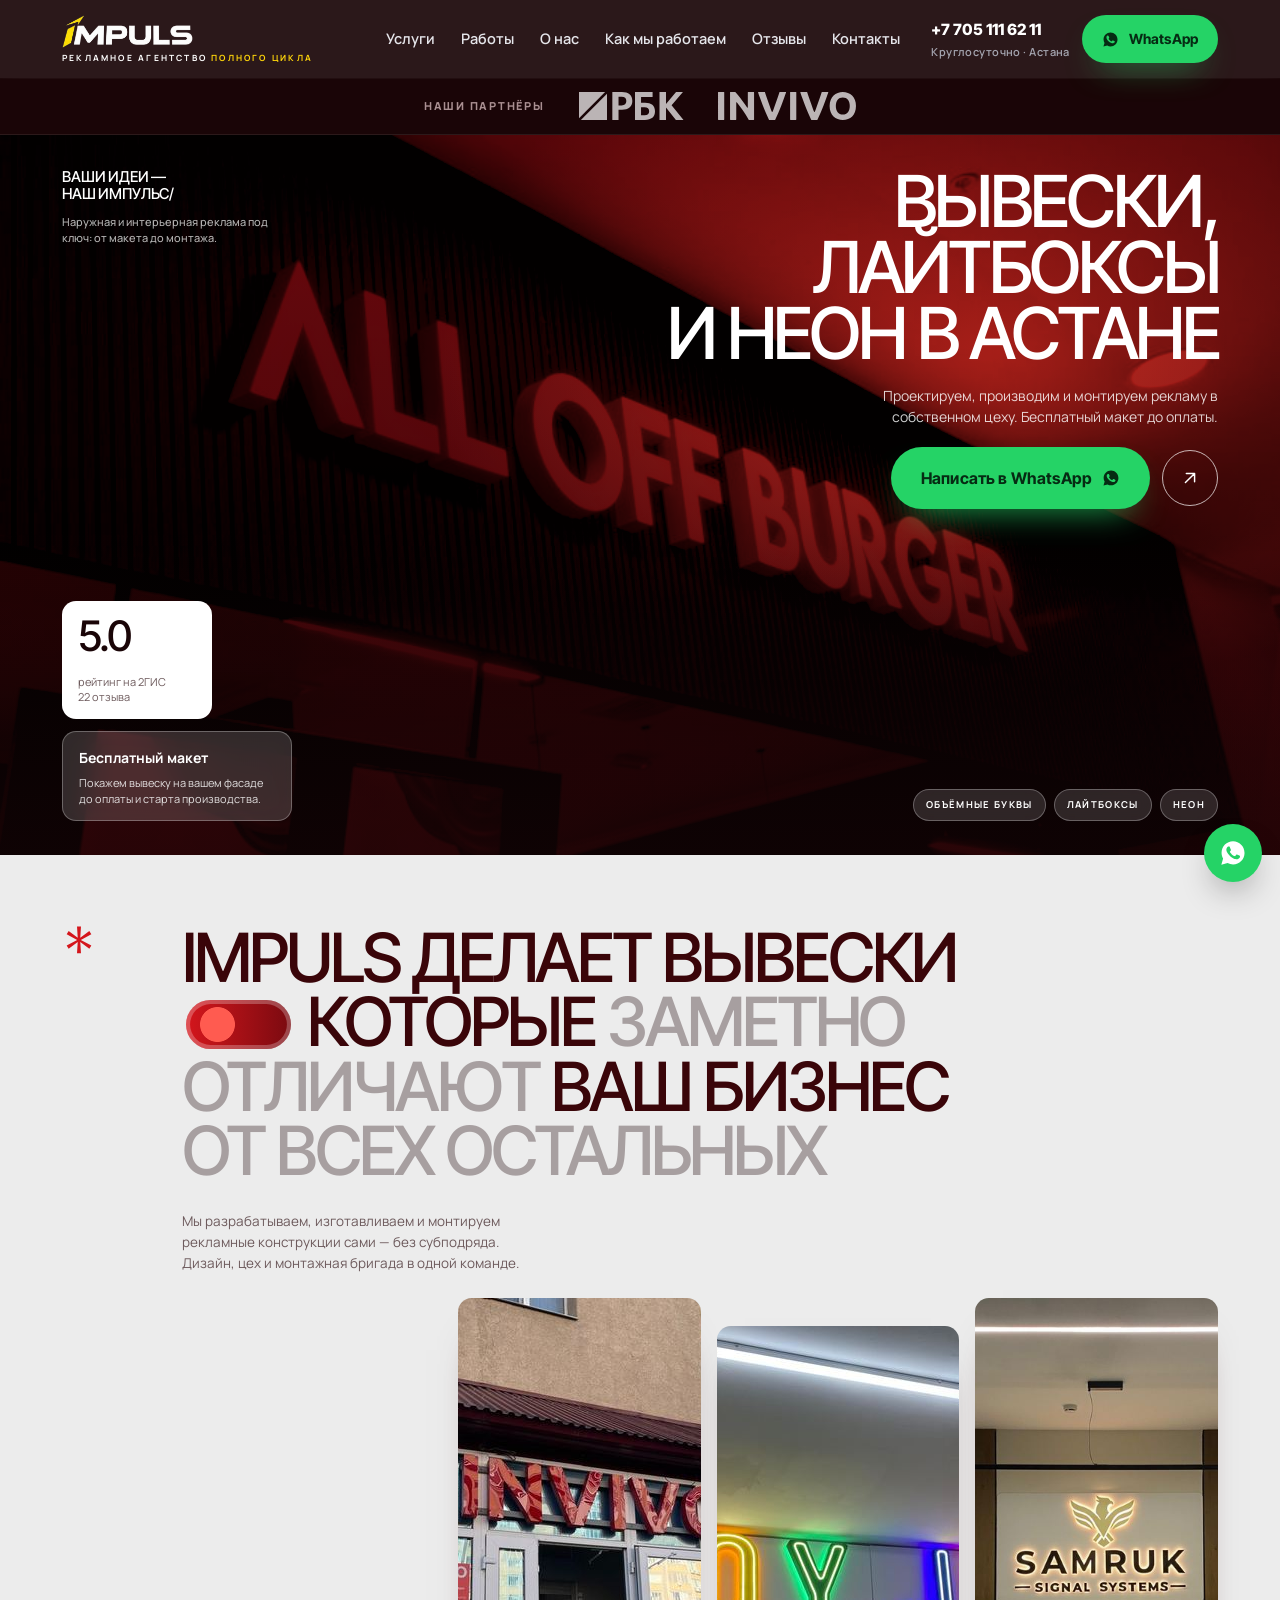
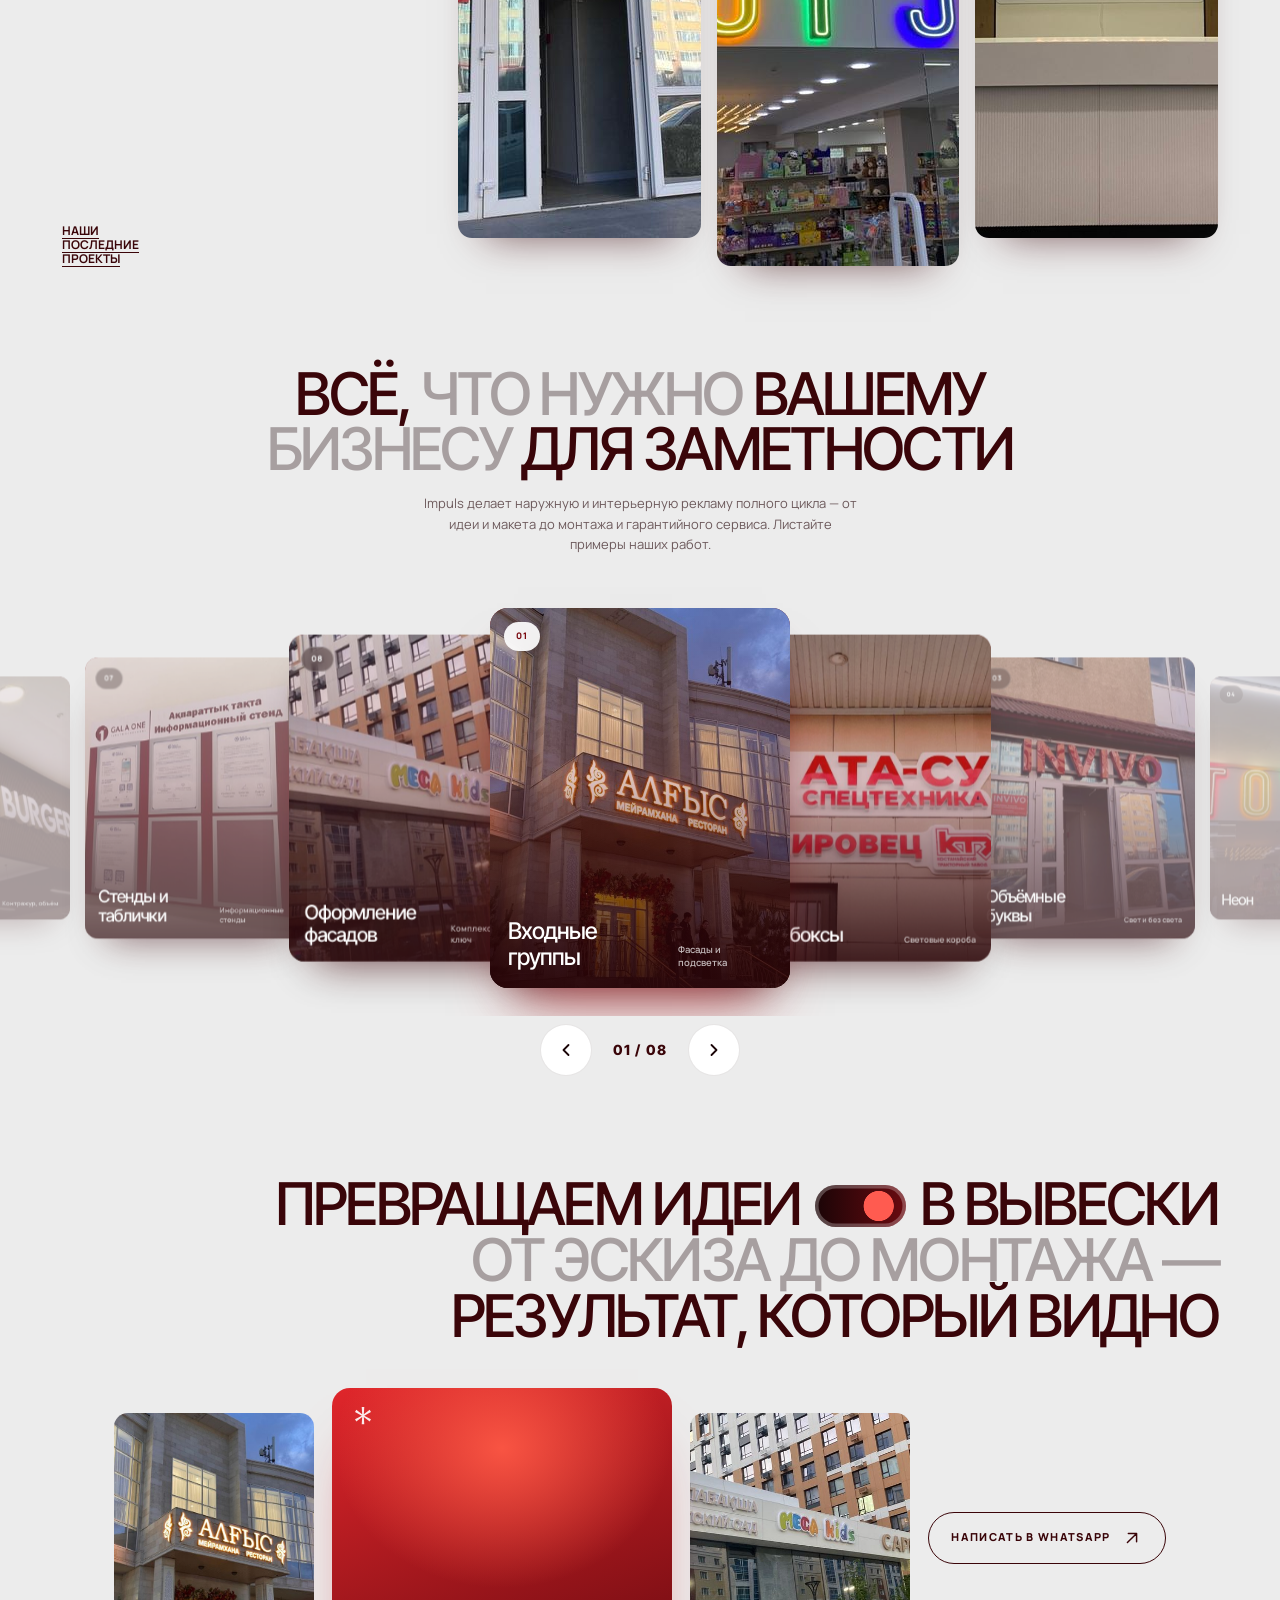
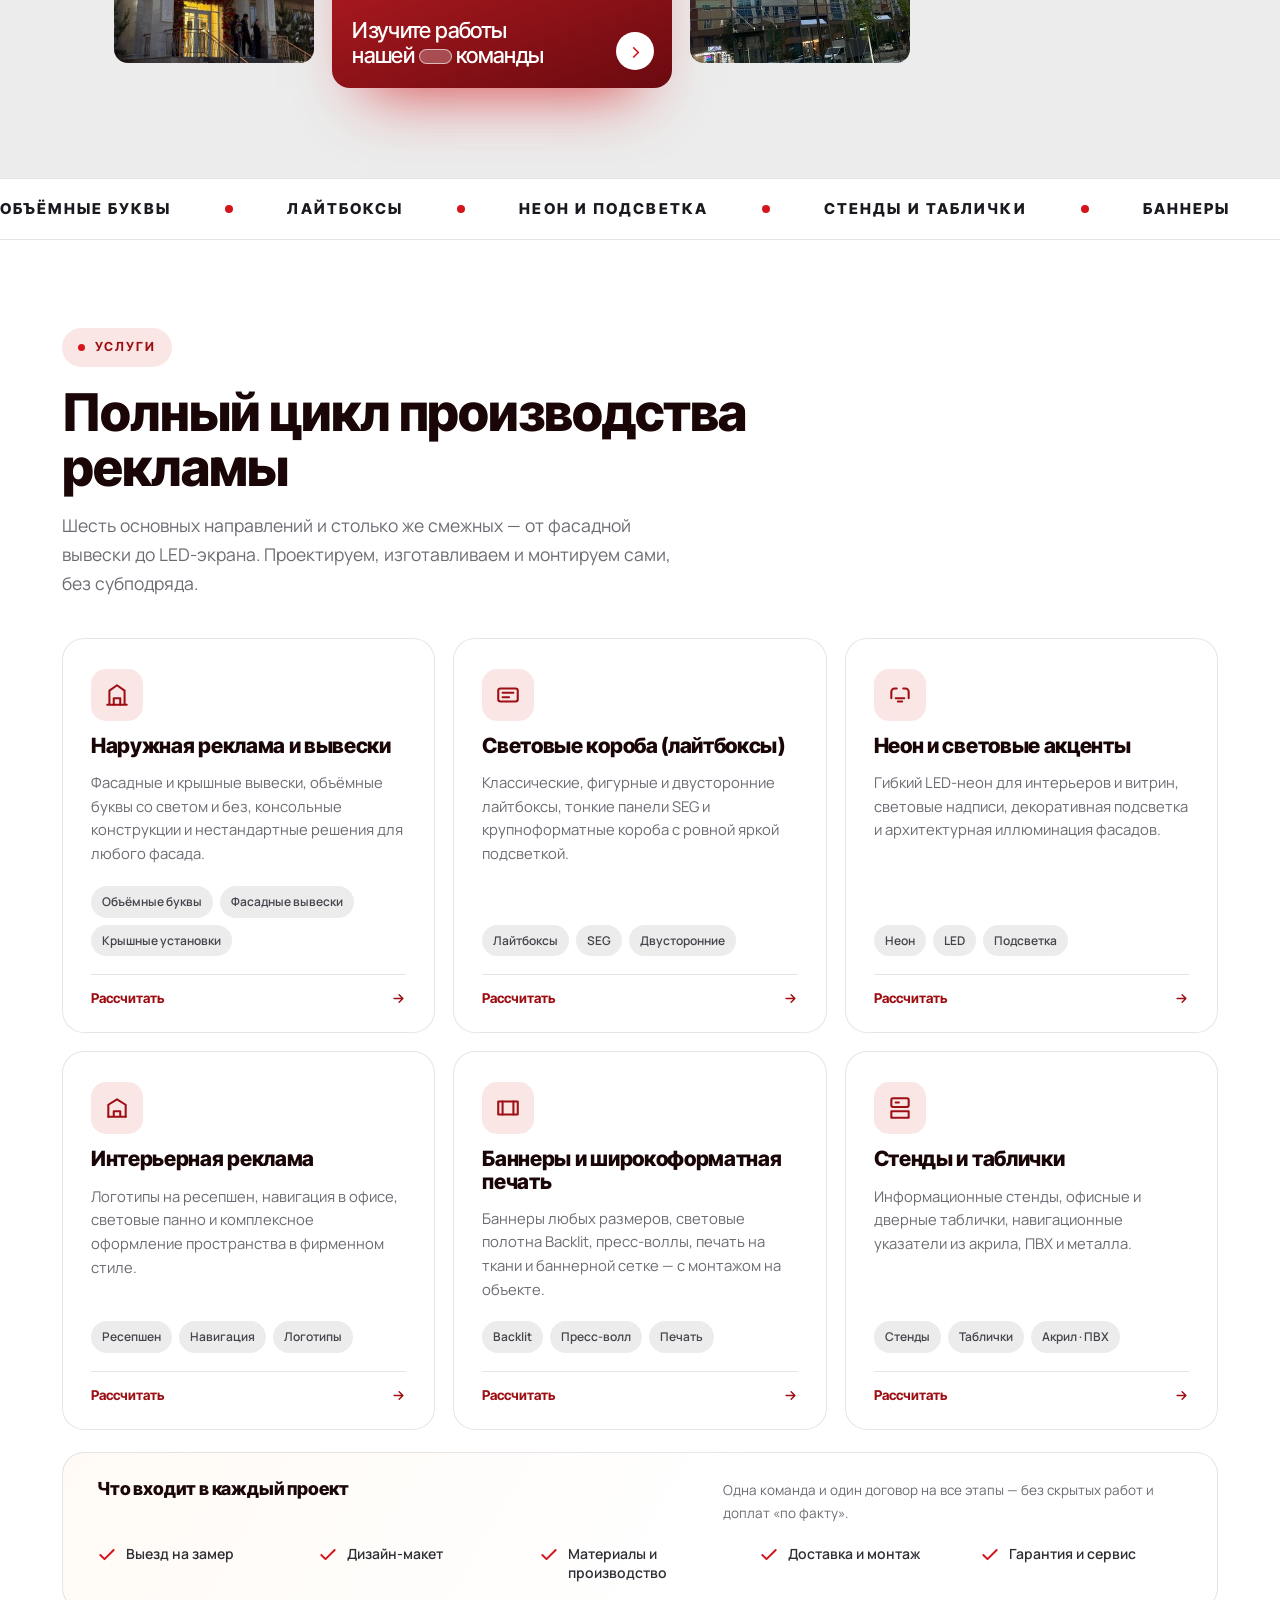
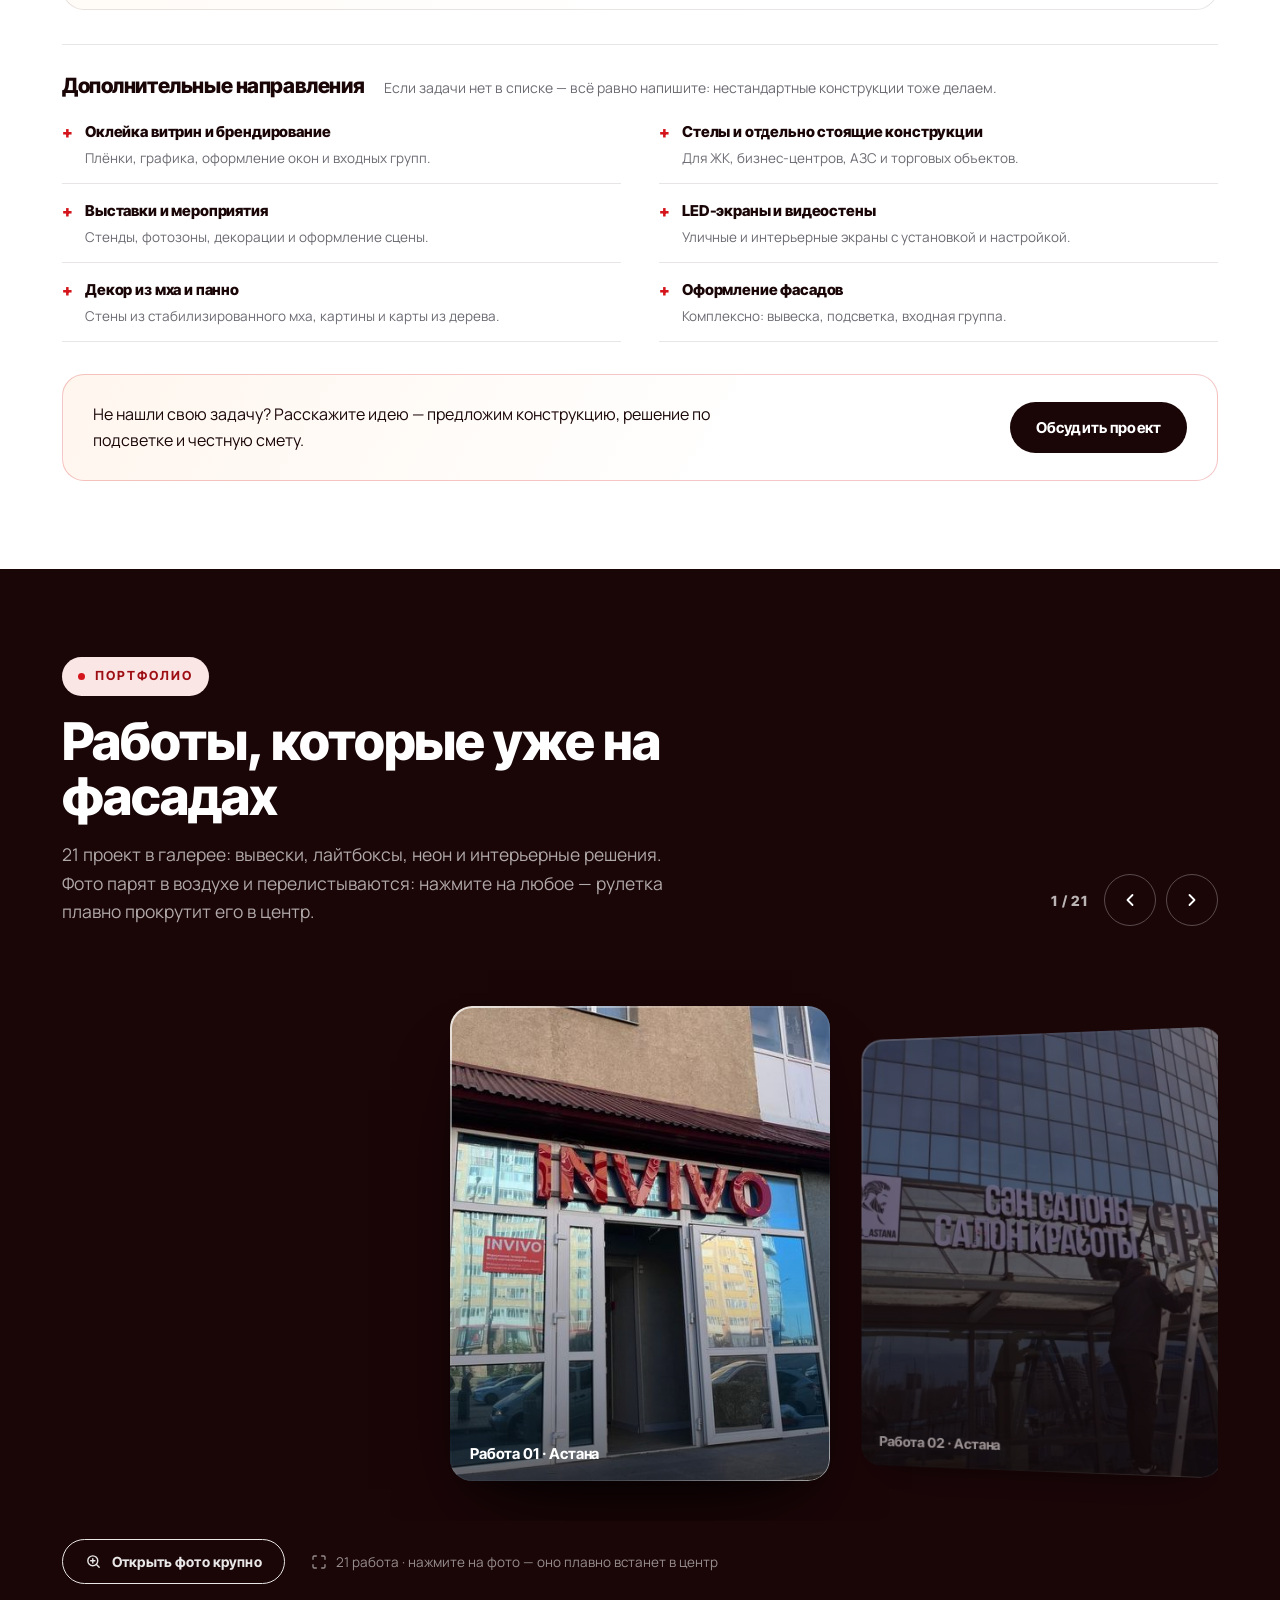
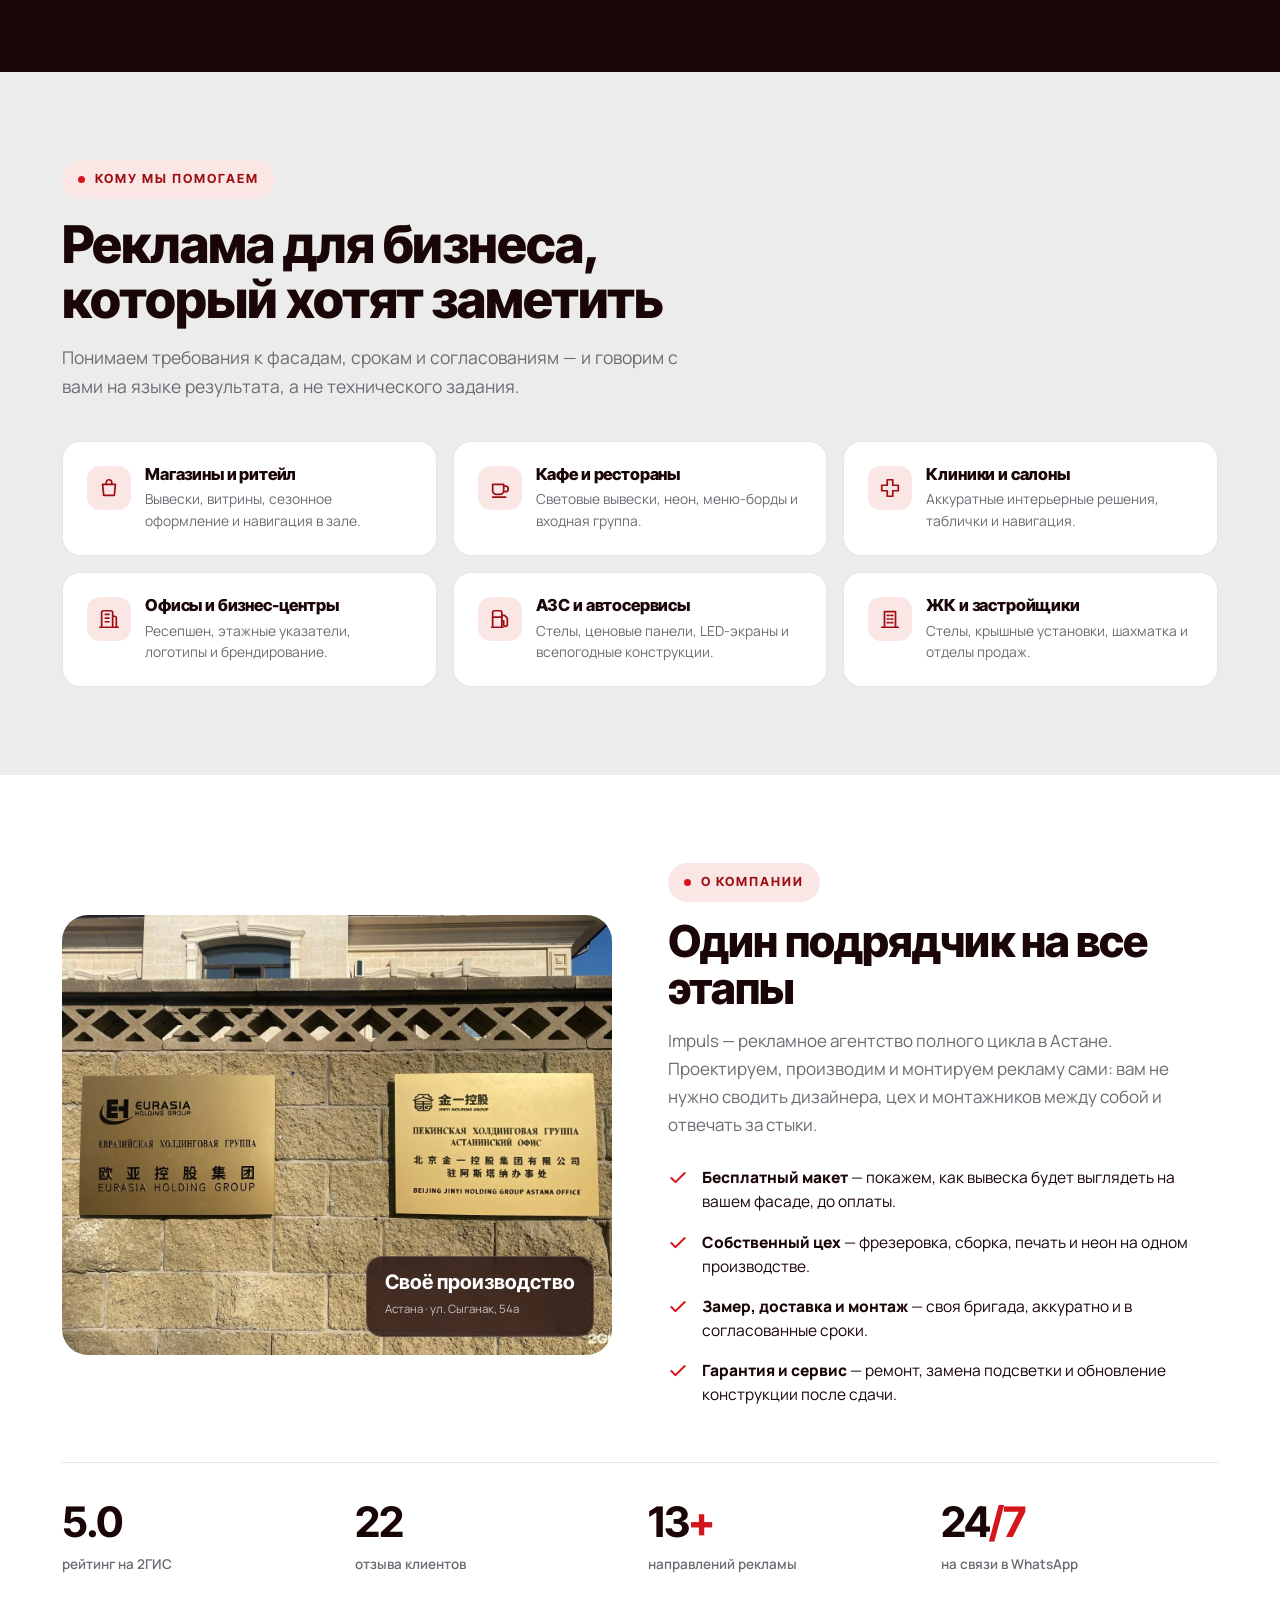
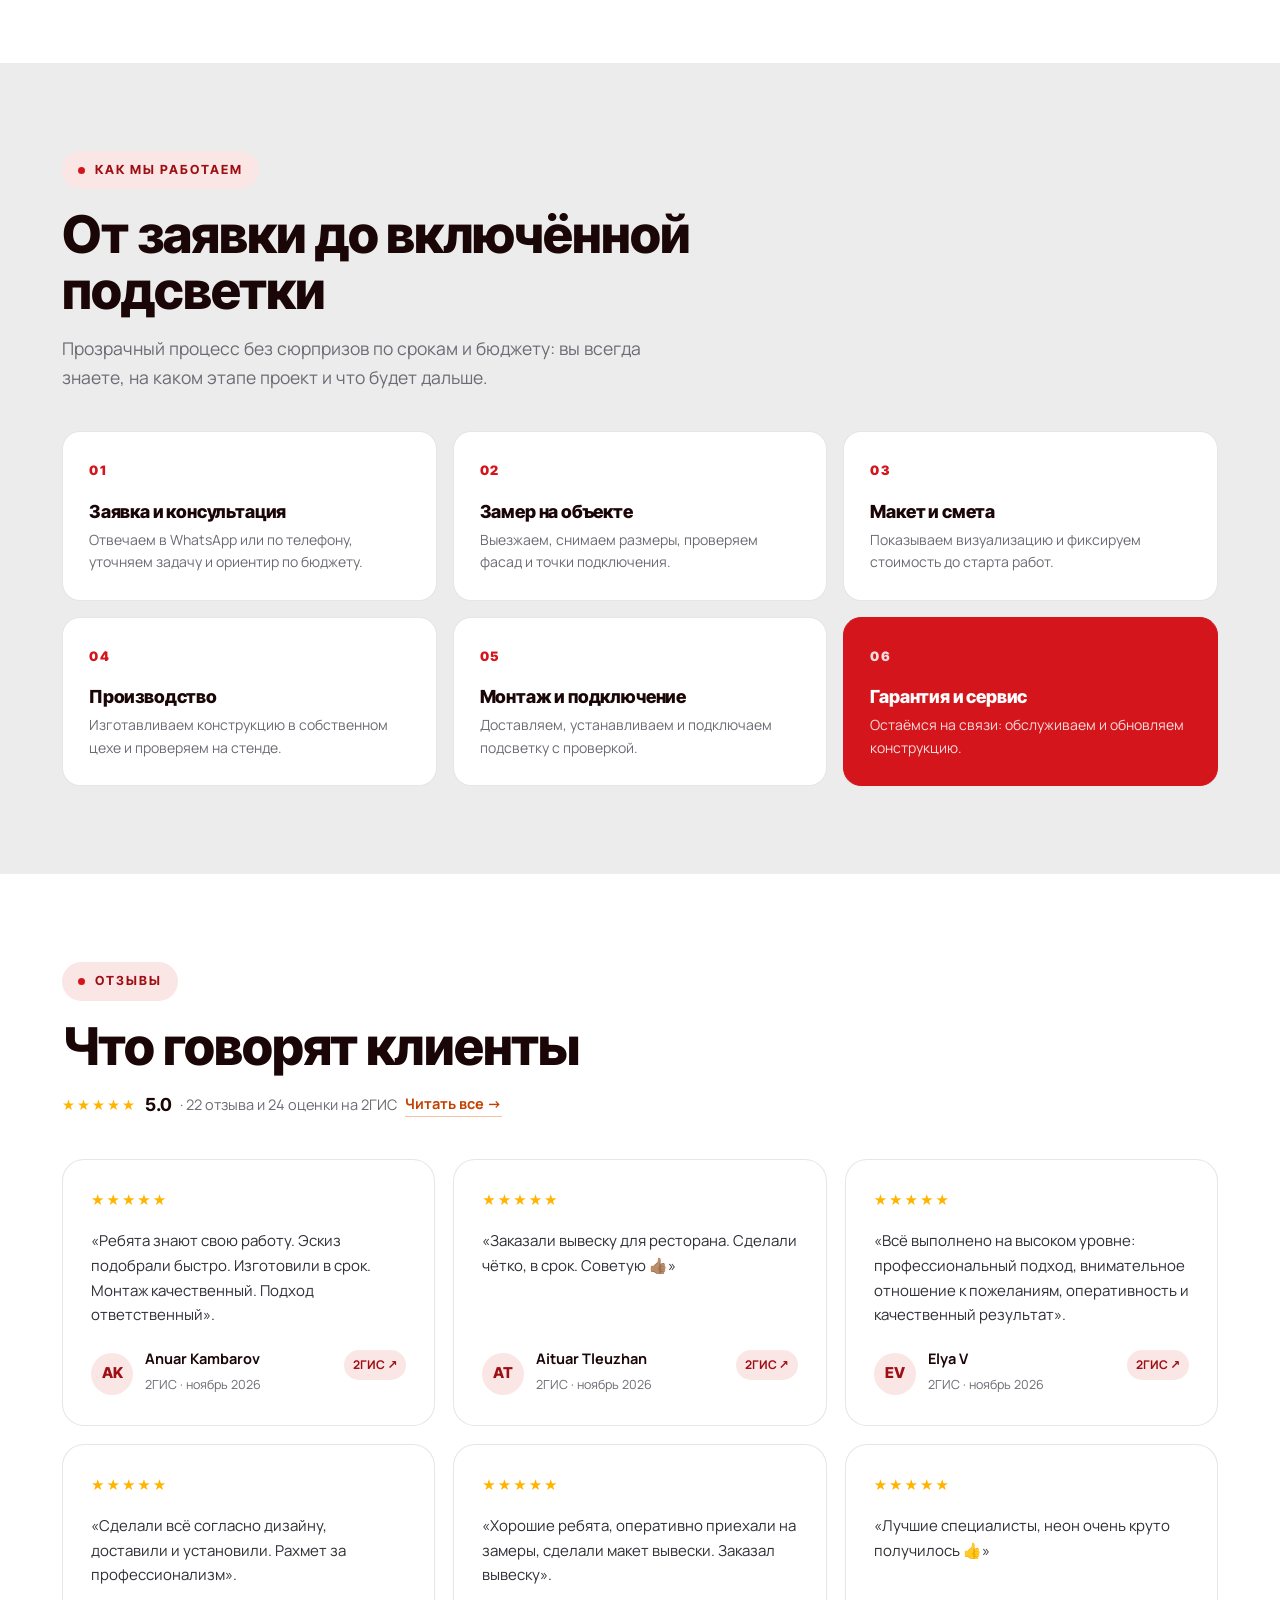
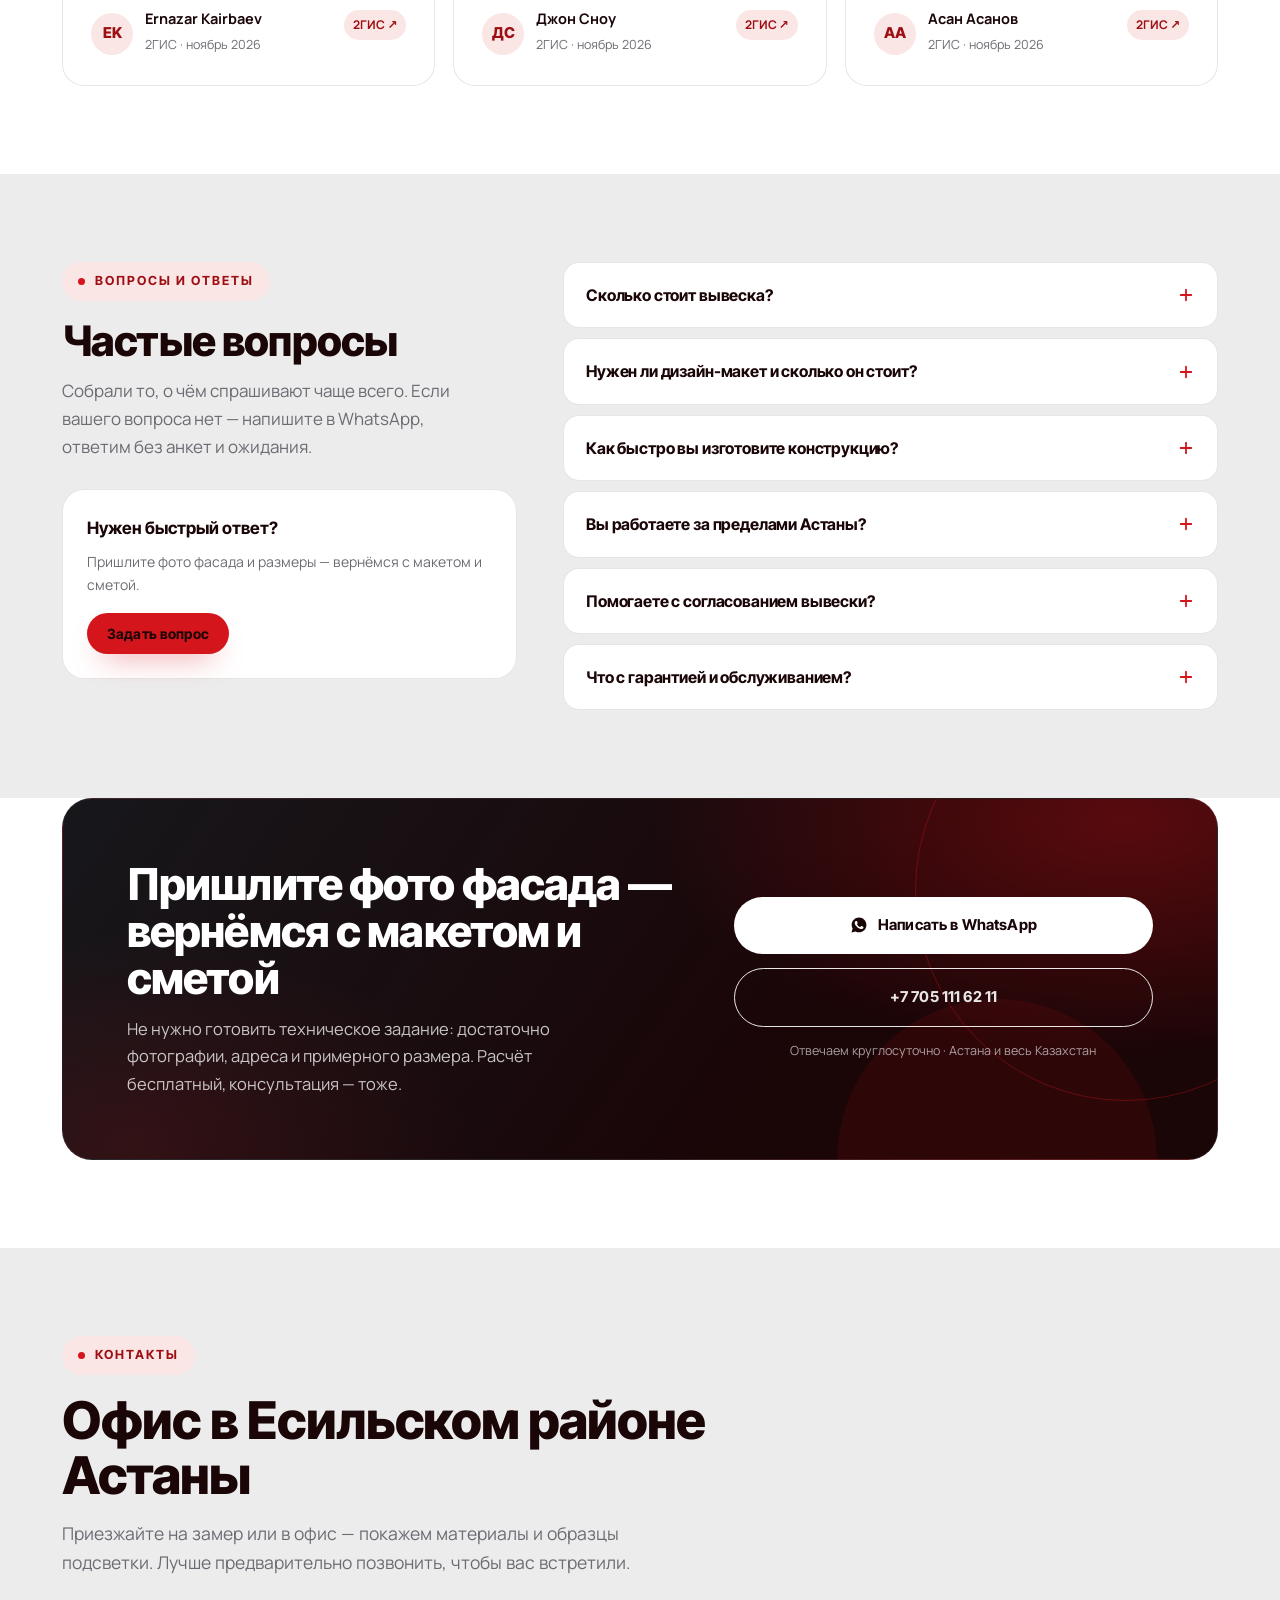
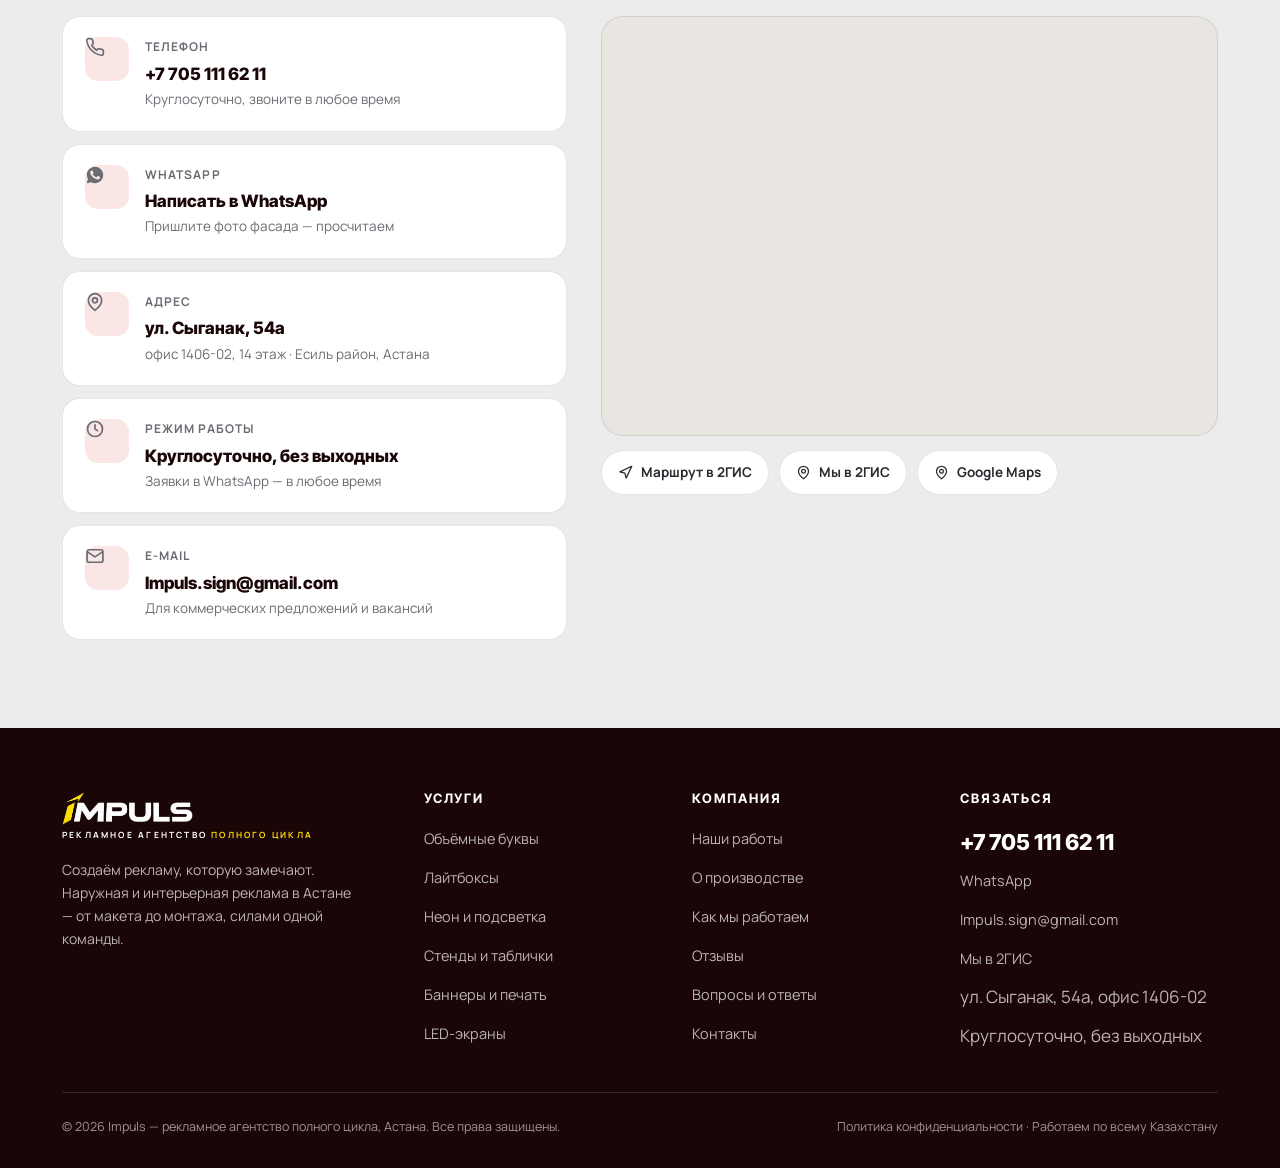
<file: index.html>
<!DOCTYPE html>
<html lang="ru">
<head>
<meta charset="utf-8">
<meta name="viewport" content="width=device-width, initial-scale=1">
<title>Impuls — вывески, лайтбоксы и неон под ключ в Астане</title>
<meta name="description" content="Рекламное агентство Impuls в Астане: наружная и интерьерная реклама под ключ. Объёмные буквы, лайтбоксы, неон, стенды, баннеры и LED-экраны. Собственное производство, бесплатный макет, монтаж и гарантия. ☎ +7 705 111 62 11">
<meta name="keywords" content="вывески Астана, объёмные буквы Астана, лайтбоксы Астана, неон Астана, наружная реклама Астана, изготовление вывесок, рекламное агентство Астана, стенды, баннеры, LED-экраны">
<meta name="theme-color" content="#1a0507">
<meta name="format-detection" content="telephone=no">
<link rel="canonical" href="https://impuls.kz/">

<meta property="og:type" content="website">
<meta property="og:locale" content="ru_KZ">
<meta property="og:site_name" content="Impuls">
<meta property="og:title" content="Impuls — вывески, лайтбоксы и неон под ключ в Астане">
<meta property="og:description" content="Проектируем, производим и монтируем рекламу в Астане. Бесплатный макет до оплаты, свой цех, монтажная бригада и гарантия. Работаем 24/7.">
<meta property="og:image" content="https://impuls.kz/assets/og-image.jpg">
<meta property="og:url" content="https://impuls.kz/">
<meta name="twitter:card" content="summary_large_image">

<link rel="icon" href="assets/favicon.svg" type="image/svg+xml">
<link rel="apple-touch-icon" href="assets/apple-touch-icon.png">
<link rel="manifest" href="site.webmanifest">

<link rel="preconnect" href="https://fonts.googleapis.com">
<link rel="preconnect" href="https://fonts.gstatic.com" crossorigin>
<link href="https://fonts.googleapis.com/css2?family=Manrope:wght@400;500;600;700;800&family=Inter+Tight:wght@400;500;600;700;800&family=Montserrat:wght@700;800;900&display=swap" rel="stylesheet">
<link rel="stylesheet" href="assets/css/style.css?v=20261118b">

<script type="application/ld+json">
{
  "@context": "https://schema.org",
  "@type": "AdvertisingAgency",
  "name": "Impuls",
  "alternateName": "Импульс — рекламное агентство полного цикла",
  "description": "Изготовление наружной и интерьерной рекламы в Астане: объёмные буквы, лайтбоксы, неон, стенды, баннеры, LED-экраны. Собственное производство, бесплатный макет, монтаж, гарантия.",
  "url": "https://impuls.kz/",
  "telephone": "+77051116211",
  "email": "Impuls.sign@gmail.com",
  "image": "https://impuls.kz/assets/og-image.jpg",
  "priceRange": "₸₸",
  "currenciesAccepted": "KZT",
  "address": {
    "@type": "PostalAddress",
    "streetAddress": "улица Сыганак, 54а, офис 1406-02, 14 этаж",
    "addressLocality": "Астана",
    "addressRegion": "Есиль район",
    "postalCode": "010017",
    "addressCountry": "KZ"
  },
  "geo": { "@type": "GeoCoordinates", "latitude": 51.124297, "longitude": 71.417986 },
  "openingHoursSpecification": {
    "@type": "OpeningHoursSpecification",
    "dayOfWeek": ["Monday","Tuesday","Wednesday","Thursday","Friday","Saturday","Sunday"],
    "opens": "00:00",
    "closes": "23:59"
  },
  "areaServed": { "@type": "City", "name": "Астана" },
  "sameAs": ["https://2gis.kz/astana/firm/70000001118900859"],
  "aggregateRating": { "@type": "AggregateRating", "ratingValue": "5.0", "reviewCount": "22", "bestRating": "5" }
}
</script>

<script type="application/ld+json">
{
  "@context": "https://schema.org",
  "@type": "FAQPage",
  "mainEntity": [
    {
      "@type": "Question",
      "name": "Сколько стоит вывеска?",
      "acceptedAnswer": {
        "@type": "Answer",
        "text": "Стоимость зависит от типа конструкции, размера, материалов и подсветки. Пришлите фото фасада и примерные размеры — подготовим смету бесплатно и без обязательств. Точную цену фиксируем после замера."
      }
    },
    {
      "@type": "Question",
      "name": "Нужен ли дизайн-макет и сколько он стоит?",
      "acceptedAnswer": {
        "@type": "Answer",
        "text": "Макет бесплатный: покажем, как конструкция будет выглядеть именно на вашем фасаде, до оплаты и старта производства. Если нужен новый дизайн, предложим вариант в фирменном стиле."
      }
    },
    {
      "@type": "Question",
      "name": "Как быстро вы изготовите конструкцию?",
      "acceptedAnswer": {
        "@type": "Answer",
        "text": "Срок зависит от сложности и материалов. Точный срок называем вместе со сметой до оплаты и фиксируем при согласовании, чтобы вы могли планировать открытие."
      }
    },
    {
      "@type": "Question",
      "name": "Вы работаете за пределами Астаны?",
      "acceptedAnswer": {
        "@type": "Answer",
        "text": "Да. Базируемся в Астане и работаем по всему Казахстану. Доставку и монтаж в других городах рассчитываем отдельно."
      }
    },
    {
      "@type": "Question",
      "name": "Помогаете с согласованием вывески?",
      "acceptedAnswer": {
        "@type": "Answer",
        "text": "Подскажем требования к размещению конструкции и поможем подготовить комплект документов для согласования с акиматом."
      }
    },
    {
      "@type": "Question",
      "name": "Что с гарантией и обслуживанием?",
      "acceptedAnswer": {
        "@type": "Answer",
        "text": "На конструкции действует гарантия, условия фиксируем в договоре. После сдачи остаёмся на связи: ремонт, замена подсветки, обновление плёнки и изображений."
      }
    }
  ]
}
</script>
</head>
<body id="top">

<a class="skip-link" href="#services">Перейти к услугам</a>

<!-- ================= HEADER ================= -->
<header class="header" id="header">
  <div class="container header__inner">
    <a class="logo" href="#top" aria-label="Impuls — рекламное агентство полного цикла, наверх">
      <img class="logo__img" src="assets/logo.png" alt="Impuls" width="132" height="33">
      <span class="logo__sub2">Рекламное агентство <b>полного цикла</b></span>
    </a>

    <nav class="nav" aria-label="Основная навигация">
      <a href="#services">Услуги</a>
      <a href="#works">Работы</a>
      <a href="#about">О нас</a>
      <a href="#process">Как мы работаем</a>
      <a href="#reviews">Отзывы</a>
      <a href="#contacts">Контакты</a>
    </nav>

    <div class="header__actions">
      <a class="header__phone" href="tel:+77051116211">
        +7 705 111 62 11
        <span>Круглосуточно · Астана</span>
      </a>
      <a class="btn btn--wa" href="https://wa.me/77051116211?text=%D0%97%D0%B4%D1%80%D0%B0%D0%B2%D1%81%D1%82%D0%B2%D1%83%D0%B9%D1%82%D0%B5%21%20%D0%A5%D0%BE%D1%87%D1%83%20%D1%80%D0%B0%D1%81%D1%81%D1%87%D0%B8%D1%82%D0%B0%D1%82%D1%8C%20%D1%81%D1%82%D0%BE%D0%B8%D0%BC%D0%BE%D1%81%D1%82%D1%8C%20%D0%B2%D1%8B%D0%B2%D0%B5%D1%81%D0%BA%D0%B8" target="_blank" rel="noopener">
        <svg width="17" height="17" viewBox="0 0 24 24" fill="currentColor" aria-hidden="true"><path d="M12.04 2C6.6 2 2.2 6.4 2.2 11.84c0 1.74.46 3.44 1.32 4.94L2 22l5.34-1.4a9.8 9.8 0 0 0 4.7 1.2h.01c5.43 0 9.84-4.4 9.84-9.84C21.89 6.4 17.47 2 12.04 2Zm5.76 13.96c-.24.68-1.4 1.3-1.94 1.38-.5.08-1.12.11-1.8-.11-.42-.13-.96-.31-1.65-.6-2.9-1.25-4.79-4.16-4.93-4.35-.14-.19-1.18-1.57-1.18-3 0-1.42.75-2.12 1.02-2.4.27-.29.58-.36.78-.36.19 0 .39 0 .56.01.18.01.42-.07.66.5.24.58.82 2 .89 2.15.07.14.12.31.02.5-.1.19-.15.31-.29.48-.14.17-.3.38-.43.51-.14.14-.29.29-.12.57.17.29.74 1.22 1.59 1.98 1.09.97 2.01 1.27 2.29 1.41.29.14.46.12.63-.07.17-.19.72-.84.91-1.13.19-.29.39-.24.65-.14.26.09 1.67.79 1.96.93.29.14.48.22.55.34.07.12.07.68-.17 1.36Z"/></svg>
        WhatsApp
      </a>
      <button class="burger" id="burger" aria-label="Открыть меню" aria-expanded="false" aria-controls="mobileMenu">
        <span></span><span></span><span></span>
      </button>
    </div>
  </div>
</header>

<nav class="mobile-menu" id="mobileMenu" aria-label="Мобильная навигация">
  <a href="#services">Услуги</a>
  <a href="#works">Наши работы</a>
  <a href="#about">О производстве</a>
  <a href="#process">Как мы работаем</a>
  <a href="#reviews">Отзывы</a>
  <a href="#faq">Вопросы и ответы</a>
  <a href="#contacts">Контакты</a>
  <a class="btn" href="https://wa.me/77051116211?text=%D0%97%D0%B4%D1%80%D0%B0%D0%B2%D1%81%D1%82%D0%B2%D1%83%D0%B9%D1%82%D0%B5%21%20%D0%A5%D0%BE%D1%87%D1%83%20%D1%80%D0%B0%D1%81%D1%81%D1%87%D0%B8%D1%82%D0%B0%D1%82%D1%8C%20%D1%81%D1%82%D0%BE%D0%B8%D0%BC%D0%BE%D1%81%D1%82%D1%8C" target="_blank" rel="noopener">Написать в WhatsApp</a>
  <a class="btn btn--dark" href="tel:+77051116211">+7 705 111 62 11</a>
</nav>

<main>
<!-- ================= PARTNERS ================= -->
<section class="partners" aria-labelledby="partnersTitle">
  <div class="container partners__inner">
    <p class="partners__label" id="partnersTitle">Наши партнёры</p>
    <div class="partners__row">
      <a href="https://www.rbc.ru/" target="_blank" rel="noopener" aria-label="РБК">
        <img src="assets/partners/rbc.svg" alt="РБК" width="112" height="30" loading="lazy" decoding="async">
      </a>
      <a href="https://invivo.kz/" target="_blank" rel="noopener" aria-label="INVIVO">
        <img src="assets/partners/invivo.svg" alt="INVIVO" width="148" height="30" loading="lazy" decoding="async">
      </a>
    </div>
  </div>
</section>

<!-- ================= HERO ================= -->
<section class="rh" id="hero">
  <img class="rh__bg" src="assets/works/work-20.jpg" alt="Объёмная вывеска с подсветкой — работа Impuls" width="1600" height="1200" fetchpriority="high">
  <div class="rh__shade" aria-hidden="true"></div>
  <div class="container rh__grid">
    <p class="rh__kicker">ВАШИ ИДЕИ —<br>НАШ ИМПУЛЬС/<small>Наружная и интерьерная реклама под ключ: от макета до монтажа.</small></p>
    <div class="rh__main">
      <h1>ВЫВЕСКИ,<br>ЛАЙТБОКСЫ<br>И НЕОН В АСТАНЕ</h1>
      <p class="rh__text">Проектируем, производим и монтируем рекламу в собственном цеху. Бесплатный макет до оплаты.</p>
      <div class="rh__cta">
        <a class="btn btn--wa btn--lg" href="https://wa.me/77051116211?text=%D0%97%D0%B4%D1%80%D0%B0%D0%B2%D1%81%D1%82%D0%B2%D1%83%D0%B9%D1%82%D0%B5%21%20%D0%A5%D0%BE%D1%87%D1%83%20%D1%83%D0%B7%D0%BD%D0%B0%D1%82%D1%8C%20%D1%81%D1%82%D0%BE%D0%B8%D0%BC%D0%BE%D1%81%D1%82%D1%8C%20%D0%B2%D1%8B%D0%B2%D0%B5%D1%81%D0%BA%D0%B8" target="_blank" rel="noopener">Написать в WhatsApp <svg width="18" height="18" viewBox="0 0 24 24" fill="currentColor" aria-hidden="true"><path d="M12.04 2C6.6 2 2.2 6.4 2.2 11.84c0 1.74.46 3.44 1.32 4.94L2 22l5.34-1.4a9.8 9.8 0 0 0 4.7 1.2h.01c5.43 0 9.84-4.4 9.84-9.84C21.89 6.4 17.47 2 12.04 2Zm5.76 13.96c-.24.68-1.4 1.3-1.94 1.38-.5.08-1.12.11-1.8-.11-.42-.13-.96-.31-1.65-.6-2.9-1.25-4.79-4.16-4.93-4.35-.14-.19-1.18-1.57-1.18-3 0-1.42.75-2.12 1.02-2.4.27-.29.58-.36.78-.36.19 0 .39 0 .56.01.18.01.42-.07.66.5.24.58.82 2 .89 2.15.07.14.12.31.02.5-.1.19-.15.31-.29.48-.14.17-.3.38-.43.51-.14.14-.29.29-.12.57.17.29.74 1.22 1.59 1.98 1.09.97 2.01 1.27 2.29 1.41.29.14.46.12.63-.07.17-.19.72-.84.91-1.13.19-.29.39-.24.65-.14.26.09 1.67.79 1.96.93.29.14.48.22.55.34.07.12.07.68-.17 1.36Z"/></svg></a>
        <a class="rh__round" href="#works" aria-label="Смотреть работы"><svg width="22" height="22" viewBox="0 0 24 24" fill="none" stroke="currentColor" stroke-width="1.6" stroke-linecap="round" stroke-linejoin="round" aria-hidden="true"><path d="M7 17 17 7M8 7h9v9"/></svg></a>
      </div>
    </div>
    <div class="rh__cards">
      <div class="rh__card rh__card--white"><strong>5.0</strong><span>рейтинг на 2ГИС<br>22 отзыва</span></div>
      <div class="rh__card rh__card--glass"><b>Бесплатный макет</b><span>Покажем вывеску на вашем фасаде до оплаты и старта производства.</span></div>
    </div>
    <div class="rh__chips" aria-hidden="true"><span>ОБЪЁМНЫЕ БУКВЫ</span><span>ЛАЙТБОКСЫ</span><span>НЕОН</span></div>
  </div>
</section>

<!-- ================= INTRO ================= -->
<section class="ri">
  <div class="container ri__grid">
    <span class="ri__star" aria-hidden="true"><svg class="ast" viewBox="0 0 24 24" aria-hidden="true"><path fill="currentColor" d="M10.6 1h2.8l-.5 8 6.4-4.8 1.4 2.4-7.4 3.9 7.4 3.9-1.4 2.4-6.4-4.8.5 8h-2.8l.5-8-6.4 4.8-1.4-2.4 7.4-3.9-7.4-3.9 1.4-2.4 6.4 4.8Z"/></svg></span>
    <h2 class="rt ri__title" data-reveal>IMPULS ДЕЛАЕТ ВЫВЕСКИ <span class="rt__pill" aria-hidden="true"></span> КОТОРЫЕ <span class="rt__grey">ЗАМЕТНО ОТЛИЧАЮТ</span> ВАШ БИЗНЕС <span class="rt__grey">ОТ ВСЕХ ОСТАЛЬНЫХ</span></h2>
    <p class="ri__text" data-reveal>Мы разрабатываем, изготавливаем и монтируем рекламные конструкции сами — без субподряда. Дизайн, цех и монтажная бригада в одной команде.</p>
    <a class="ri__link" href="#works">НАШИ<br>ПОСЛЕДНИЕ<br>ПРОЕКТЫ</a>
    <div class="ri__photos" data-reveal>
      <img src="assets/works/thumb/work-01.jpg" alt="Объёмные буквы на фасаде — Impuls" width="720" height="540" loading="lazy">
      <img src="assets/works/thumb/work-21.jpg" alt="Неоновая вывеска — Impuls" width="720" height="540" loading="lazy">
      <img src="assets/works/thumb/work-11.jpg" alt="Логотип на ресепшен — Impuls" width="720" height="540" loading="lazy">
    </div>
  </div>
</section>

<!-- ================= GROW / ROULETTE ================= -->
<section class="rg" id="grow">
  <div class="container">
    <h2 class="rt rg__title" data-reveal>ВСЁ, <span class="rt__grey">ЧТО НУЖНО</span> ВАШЕМУ<br><span class="rt__grey">БИЗНЕСУ</span> ДЛЯ ЗАМЕТНОСТИ</h2>
    <p class="rg__text" data-reveal>Impuls делает наружную и интерьерную рекламу полного цикла — от идеи и макета до монтажа и гарантийного сервиса. Листайте примеры наших работ.</p>
  </div>
  <div class="roulette" id="roulette" role="region" aria-roledescription="карусель" aria-label="Наши работы">
    <div class="roulette__stage" id="rouletteStage" tabindex="0">
        <article class="rcard" data-i="0" aria-label="Входные группы">
          <img src="assets/works/thumb/work-16.jpg" alt="Вывеска входной группы с золотыми буквами — Impuls" width="720" height="960" fetchpriority="high" draggable="false">
          <span class="rcard__tag">01</span>
          <div class="rcard__cap"><b>Входные группы</b><small>Фасады и подсветка</small></div>
        </article>
        <article class="rcard" data-i="1" aria-label="Лайтбоксы">
          <img src="assets/works/thumb/work-04.jpg" alt="Лайтбоксы с логотипами — Impuls" width="720" height="960" fetchpriority="high" draggable="false">
          <span class="rcard__tag">02</span>
          <div class="rcard__cap"><b>Лайтбоксы</b><small>Световые короба</small></div>
        </article>
        <article class="rcard" data-i="2" aria-label="Объёмные буквы">
          <img src="assets/works/thumb/work-01.jpg" alt="Объёмные буквы на фасаде — Impuls" width="720" height="960" fetchpriority="high" draggable="false">
          <span class="rcard__tag">03</span>
          <div class="rcard__cap"><b>Объёмные буквы</b><small>Свет и без света</small></div>
        </article>
        <article class="rcard" data-i="3" aria-label="Неон">
          <img src="assets/works/thumb/work-21.jpg" alt="Цветная неоновая вывеска — Impuls" width="720" height="960" loading="lazy" draggable="false">
          <span class="rcard__tag">04</span>
          <div class="rcard__cap"><b>Неон</b><small>Для интерьеров и витрин</small></div>
        </article>
        <article class="rcard" data-i="4" aria-label="Интерьерная реклама">
          <img src="assets/works/thumb/work-11.jpg" alt="Логотип на ресепшен — Impuls" width="720" height="960" loading="lazy" draggable="false">
          <span class="rcard__tag">05</span>
          <div class="rcard__cap"><b>Интерьерная реклама</b><small>Ресепшен и логотипы</small></div>
        </article>
        <article class="rcard" data-i="5" aria-label="Подсветка и логотипы">
          <img src="assets/works/thumb/work-20.jpg" alt="Объёмная вывеска с подсветкой — Impuls" width="720" height="960" loading="lazy" draggable="false">
          <span class="rcard__tag">06</span>
          <div class="rcard__cap"><b>Подсветка и логотипы</b><small>Контражур, объём</small></div>
        </article>
        <article class="rcard" data-i="6" aria-label="Стенды и таблички">
          <img src="assets/works/thumb/work-07.jpg" alt="Информационный стенд — Impuls" width="720" height="960" loading="lazy" draggable="false">
          <span class="rcard__tag">07</span>
          <div class="rcard__cap"><b>Стенды и таблички</b><small>Информационные стенды</small></div>
        </article>
        <article class="rcard" data-i="7" aria-label="Оформление фасадов">
          <img src="assets/works/thumb/work-12.jpg" alt="Оформление фасада ЖК — Impuls" width="720" height="960" loading="lazy" draggable="false">
          <span class="rcard__tag">08</span>
          <div class="rcard__cap"><b>Оформление фасадов</b><small>Комплексно под ключ</small></div>
        </article>
    </div>
    <div class="roulette__bar">
      <button class="round-btn round-btn--light" id="roulettePrev" aria-label="Предыдущая работа">
        <svg width="20" height="20" viewBox="0 0 24 24" fill="none" stroke="currentColor" stroke-width="2.2" stroke-linecap="round" stroke-linejoin="round" aria-hidden="true"><path d="M15 18 9 12l6-6"/></svg>
      </button>
      <span class="roulette__count" id="rouletteCount" aria-live="polite">01 / 08</span>
      <button class="round-btn round-btn--light" id="rouletteNext" aria-label="Следующая работа">
        <svg width="20" height="20" viewBox="0 0 24 24" fill="none" stroke="currentColor" stroke-width="2.2" stroke-linecap="round" stroke-linejoin="round" aria-hidden="true"><path d="m9 6 6 6-6 6"/></svg>
      </button>
    </div>
  </div>
</section>

<!-- ================= STATEMENT ================= -->
<section class="rs">
  <div class="container">
    <h2 class="rt rs__title" data-reveal>ПРЕВРАЩАЕМ ИДЕИ <span class="rt__pill rt__pill--dark" aria-hidden="true"></span> В ВЫВЕСКИ<br><span class="rt__grey">ОТ ЭСКИЗА ДО МОНТАЖА —</span><br>РЕЗУЛЬТАТ, КОТОРЫЙ ВИДНО</h2>
    <div class="rs__row" data-reveal>
      <img src="assets/works/thumb/work-16.jpg" alt="Входная группа ресторана — Impuls" width="720" height="960" loading="lazy">
      <a class="rs__feature" href="#works">
        <span class="rs__star" aria-hidden="true"><svg class="ast" viewBox="0 0 24 24" aria-hidden="true"><path fill="currentColor" d="M10.6 1h2.8l-.5 8 6.4-4.8 1.4 2.4-7.4 3.9 7.4 3.9-1.4 2.4-6.4-4.8.5 8h-2.8l.5-8-6.4 4.8-1.4-2.4 7.4-3.9-7.4-3.9 1.4-2.4 6.4 4.8Z"/></svg></span>
        <b>Изучите работы<br>нашей <span class="rs__pill"></span> команды</b>
        <i class="rs__go" aria-hidden="true">›</i>
      </a>
      <img src="assets/works/thumb/work-12.jpg" alt="Оформление фасада — Impuls" width="720" height="540" loading="lazy">
      <a class="rs__btn" href="https://wa.me/77051116211?text=%D0%97%D0%B4%D1%80%D0%B0%D0%B2%D1%81%D1%82%D0%B2%D1%83%D0%B9%D1%82%D0%B5%21%20%D0%A5%D0%BE%D1%87%D1%83%20%D1%83%D0%B7%D0%BD%D0%B0%D1%82%D1%8C%20%D1%81%D1%82%D0%BE%D0%B8%D0%BC%D0%BE%D1%81%D1%82%D1%8C%20%D0%B2%D1%8B%D0%B2%D0%B5%D1%81%D0%BA%D0%B8" target="_blank" rel="noopener">НАПИСАТЬ В WHATSAPP <svg width="22" height="22" viewBox="0 0 24 24" fill="none" stroke="currentColor" stroke-width="1.6" stroke-linecap="round" stroke-linejoin="round" aria-hidden="true"><path d="M7 17 17 7M8 7h9v9"/></svg></a>
    </div>
  </div>
</section>

<!-- ================= MARQUEE ================= -->
<div class="marquee" aria-hidden="true">
  <div class="marquee__track">
    <span>Объёмные буквы</span><span>Лайтбоксы</span><span>Неон и подсветка</span><span>Стенды и таблички</span><span>Баннеры</span><span>LED-экраны</span><span>Брендирование</span><span>Монтаж</span>
    <span>Объёмные буквы</span><span>Лайтбоксы</span><span>Неон и подсветка</span><span>Стенды и таблички</span><span>Баннеры</span><span>LED-экраны</span><span>Брендирование</span><span>Монтаж</span>
  </div>
</div>

<!-- ================= SERVICES ================= -->
<section class="section" id="services">
  <div class="container">
    <div class="section-head" data-reveal>
      <span class="eyebrow">Услуги</span>
      <h2>Полный цикл производства рекламы</h2>
      <p>Шесть основных направлений и столько же смежных — от фасадной вывески до LED-экрана. Проектируем, изготавливаем и монтируем сами, без субподряда.</p>
    </div>

    <div class="services__grid">
      <article class="service" data-reveal>
        <div class="service__icon">
          <svg width="26" height="26" viewBox="0 0 24 24" fill="none" stroke="currentColor" stroke-width="1.9" stroke-linecap="round" stroke-linejoin="round" aria-hidden="true"><path d="M3 21h18M5 21V8l7-5 7 5v13"/><path d="M9 21v-6h6v6"/></svg>
        </div>
        <h3>Наружная реклама и вывески</h3>
        <p>Фасадные и крышные вывески, объёмные буквы со светом и без, консольные конструкции и нестандартные решения для любого фасада.</p>
        <div class="service__tags"><span>Объёмные буквы</span><span>Фасадные вывески</span><span>Крышные установки</span></div>
        <button class="service__cta" type="button" data-open-modal data-service="Объёмные буквы">
          Рассчитать
          <svg width="15" height="15" viewBox="0 0 24 24" fill="none" stroke="currentColor" stroke-width="2.4" stroke-linecap="round" stroke-linejoin="round" aria-hidden="true"><path d="M5 12h14M13 6l6 6-6 6"/></svg>
        </button>
      </article>

      <article class="service" data-reveal>
        <div class="service__icon">
          <svg width="26" height="26" viewBox="0 0 24 24" fill="none" stroke="currentColor" stroke-width="1.9" stroke-linecap="round" stroke-linejoin="round" aria-hidden="true"><rect x="3" y="6" width="18" height="12" rx="2"/><path d="M7 10h10M7 14h6"/></svg>
        </div>
        <h3>Световые короба (лайтбоксы)</h3>
        <p>Классические, фигурные и двусторонние лайтбоксы, тонкие панели SEG и крупноформатные короба с ровной яркой подсветкой.</p>
        <div class="service__tags"><span>Лайтбоксы</span><span>SEG</span><span>Двусторонние</span></div>
        <button class="service__cta" type="button" data-open-modal data-service="Вывеска / лайтбокс">
          Рассчитать
          <svg width="15" height="15" viewBox="0 0 24 24" fill="none" stroke="currentColor" stroke-width="2.4" stroke-linecap="round" stroke-linejoin="round" aria-hidden="true"><path d="M5 12h14M13 6l6 6-6 6"/></svg>
        </button>
      </article>

      <article class="service" data-reveal>
        <div class="service__icon">
          <svg width="26" height="26" viewBox="0 0 24 24" fill="none" stroke="currentColor" stroke-width="1.9" stroke-linecap="round" stroke-linejoin="round" aria-hidden="true"><path d="M4 15V9a3 3 0 0 1 3-3h2M20 15V9a3 3 0 0 0-3-3h-2"/><path d="M8 15h8M10 18h4"/></svg>
        </div>
        <h3>Неон и световые акценты</h3>
        <p>Гибкий LED-неон для интерьеров и витрин, световые надписи, декоративная подсветка и архитектурная иллюминация фасадов.</p>
        <div class="service__tags"><span>Неон</span><span>LED</span><span>Подсветка</span></div>
        <button class="service__cta" type="button" data-open-modal data-service="Неон и подсветка">
          Рассчитать
          <svg width="15" height="15" viewBox="0 0 24 24" fill="none" stroke="currentColor" stroke-width="2.4" stroke-linecap="round" stroke-linejoin="round" aria-hidden="true"><path d="M5 12h14M13 6l6 6-6 6"/></svg>
        </button>
      </article>

      <article class="service" data-reveal>
        <div class="service__icon">
          <svg width="26" height="26" viewBox="0 0 24 24" fill="none" stroke="currentColor" stroke-width="1.9" stroke-linecap="round" stroke-linejoin="round" aria-hidden="true"><path d="M4 20V9l8-5 8 5v11"/><path d="M4 20h16M9 20v-5h6v5"/></svg>
        </div>
        <h3>Интерьерная реклама</h3>
        <p>Логотипы на ресепшен, навигация в офисе, световые панно и комплексное оформление пространства в фирменном стиле.</p>
        <div class="service__tags"><span>Ресепшен</span><span>Навигация</span><span>Логотипы</span></div>
        <button class="service__cta" type="button" data-open-modal data-service="Интерьерная реклама">
          Рассчитать
          <svg width="15" height="15" viewBox="0 0 24 24" fill="none" stroke="currentColor" stroke-width="2.4" stroke-linecap="round" stroke-linejoin="round" aria-hidden="true"><path d="M5 12h14M13 6l6 6-6 6"/></svg>
        </button>
      </article>

      <article class="service" data-reveal>
        <div class="service__icon">
          <svg width="26" height="26" viewBox="0 0 24 24" fill="none" stroke="currentColor" stroke-width="1.9" stroke-linecap="round" stroke-linejoin="round" aria-hidden="true"><path d="M3 6h18v12H3z"/><path d="M7 6v12M17 6v12"/></svg>
        </div>
        <h3>Баннеры и широкоформатная печать</h3>
        <p>Баннеры любых размеров, световые полотна Backlit, пресс-воллы, печать на ткани и баннерной сетке — с монтажом на объекте.</p>
        <div class="service__tags"><span>Backlit</span><span>Пресс-волл</span><span>Печать</span></div>
        <button class="service__cta" type="button" data-open-modal data-service="Баннеры и печать">
          Рассчитать
          <svg width="15" height="15" viewBox="0 0 24 24" fill="none" stroke="currentColor" stroke-width="2.4" stroke-linecap="round" stroke-linejoin="round" aria-hidden="true"><path d="M5 12h14M13 6l6 6-6 6"/></svg>
        </button>
      </article>

      <article class="service" data-reveal>
        <div class="service__icon">
          <svg width="26" height="26" viewBox="0 0 24 24" fill="none" stroke="currentColor" stroke-width="1.9" stroke-linecap="round" stroke-linejoin="round" aria-hidden="true"><rect x="4" y="3" width="16" height="8" rx="1.5"/><path d="M4 15h16v6H4zM8 7h3"/></svg>
        </div>
        <h3>Стенды и таблички</h3>
        <p>Информационные стенды, офисные и дверные таблички, навигационные указатели из акрила, ПВХ и металла.</p>
        <div class="service__tags"><span>Стенды</span><span>Таблички</span><span>Акрил · ПВХ</span></div>
        <button class="service__cta" type="button" data-open-modal data-service="Стенды и таблички">
          Рассчитать
          <svg width="15" height="15" viewBox="0 0 24 24" fill="none" stroke="currentColor" stroke-width="2.4" stroke-linecap="round" stroke-linejoin="round" aria-hidden="true"><path d="M5 12h14M13 6l6 6-6 6"/></svg>
        </button>
      </article>
    </div>

    <div class="included" data-reveal>
      <div class="included__head">
        <h3>Что входит в каждый проект</h3>
        <p>Одна команда и один договор на все этапы — без скрытых работ и доплат «по факту».</p>
      </div>
      <ul>
        <li><svg width="20" height="20" viewBox="0 0 24 24" fill="none" stroke="currentColor" stroke-width="2.4" stroke-linecap="round" stroke-linejoin="round" aria-hidden="true"><path d="M20 6 9 17l-5-5"/></svg> Выезд на замер</li>
        <li><svg width="20" height="20" viewBox="0 0 24 24" fill="none" stroke="currentColor" stroke-width="2.4" stroke-linecap="round" stroke-linejoin="round" aria-hidden="true"><path d="M20 6 9 17l-5-5"/></svg> Дизайн-макет</li>
        <li><svg width="20" height="20" viewBox="0 0 24 24" fill="none" stroke="currentColor" stroke-width="2.4" stroke-linecap="round" stroke-linejoin="round" aria-hidden="true"><path d="M20 6 9 17l-5-5"/></svg> Материалы и производство</li>
        <li><svg width="20" height="20" viewBox="0 0 24 24" fill="none" stroke="currentColor" stroke-width="2.4" stroke-linecap="round" stroke-linejoin="round" aria-hidden="true"><path d="M20 6 9 17l-5-5"/></svg> Доставка и монтаж</li>
        <li><svg width="20" height="20" viewBox="0 0 24 24" fill="none" stroke="currentColor" stroke-width="2.4" stroke-linecap="round" stroke-linejoin="round" aria-hidden="true"><path d="M20 6 9 17l-5-5"/></svg> Гарантия и сервис</li>
      </ul>
    </div>

    <div class="directions" data-reveal>
      <div class="directions__head">
        <h3>Дополнительные направления</h3>
        <p>Если задачи нет в списке — всё равно напишите: нестандартные конструкции тоже делаем.</p>
      </div>
      <ul>
        <li>
          <div><strong>Оклейка витрин и брендирование</strong><p>Плёнки, графика, оформление окон и входных групп.</p></div>
        </li>
        <li>
          <div><strong>Стелы и отдельно стоящие конструкции</strong><p>Для ЖК, бизнес-центров, АЗС и торговых объектов.</p></div>
        </li>
        <li>
          <div><strong>Выставки и мероприятия</strong><p>Стенды, фотозоны, декорации и оформление сцены.</p></div>
        </li>
        <li>
          <div><strong>LED-экраны и видеостены</strong><p>Уличные и интерьерные экраны с установкой и настройкой.</p></div>
        </li>
        <li>
          <div><strong>Декор из мха и панно</strong><p>Стены из стабилизированного мха, картины и карты из дерева.</p></div>
        </li>
        <li>
          <div><strong>Оформление фасадов</strong><p>Комплексно: вывеска, подсветка, входная группа.</p></div>
        </li>
      </ul>
    </div>

    <div class="services__note" data-reveal>
      <p>Не нашли свою задачу? Расскажите идею — предложим конструкцию, решение по подсветке и честную смету.</p>
      <button class="btn btn--dark" data-open-modal data-service="Другое">Обсудить проект</button>
    </div>
  </div>
</section>

<!-- ================= WORKS ================= -->
<section class="section section--dark works" id="works">
  <div class="container">
    <div class="works__head" data-reveal>
      <div class="section-head">
        <span class="eyebrow">Портфолио</span>
        <h2>Работы, которые уже на фасадах</h2>
        <p>21 проект в галерее: вывески, лайтбоксы, неон и интерьерные решения. Фото парят в воздухе и перелистываются: нажмите на любое — рулетка плавно прокрутит его в центр.</p>
      </div>
      <div class="works__nav">
        <span class="works__count" id="worksCount" aria-live="polite">1 / 1</span>
        <button class="round-btn" id="railPrev" aria-label="Предыдущие работы">
          <svg width="20" height="20" viewBox="0 0 24 24" fill="none" stroke="currentColor" stroke-width="2.2" stroke-linecap="round" stroke-linejoin="round" aria-hidden="true"><path d="M15 18 9 12l6-6"/></svg>
        </button>
        <button class="round-btn" id="railNext" aria-label="Следующие работы">
          <svg width="20" height="20" viewBox="0 0 24 24" fill="none" stroke="currentColor" stroke-width="2.2" stroke-linecap="round" stroke-linejoin="round" aria-hidden="true"><path d="m9 6 6 6-6 6"/></svg>
        </button>
      </div>
    </div>

    <div class="works__rail" id="worksRail" aria-label="Галерея работ"><!-- заполняется из JS --></div>

    <div class="works__actions">
      <button class="btn btn--ghost works__open" id="worksOpen" type="button">
        <svg width="17" height="17" viewBox="0 0 24 24" fill="none" stroke="currentColor" stroke-width="2" stroke-linecap="round" stroke-linejoin="round" aria-hidden="true"><circle cx="11" cy="11" r="7"/><path d="m20 20-3.5-3.5M11 8v6M8 11h6"/></svg>
        Открыть фото крупно
      </button>
      <p class="works__hint">
        <svg width="16" height="16" viewBox="0 0 24 24" fill="none" stroke="currentColor" stroke-width="2" stroke-linecap="round" stroke-linejoin="round" aria-hidden="true"><path d="M8 3H5a2 2 0 0 0-2 2v3M16 3h3a2 2 0 0 1 2 2v3M8 21H5a2 2 0 0 1-2-2v-3M16 21h3a2 2 0 0 0 2-2v-3"/></svg>
        21 работа · нажмите на фото — оно плавно встанет в центр
      </p>
    </div>
  </div>
</section>

<!-- ================= AUDIENCES ================= -->
<section class="section section--paper" id="audiences">
  <div class="container">
    <div class="section-head" data-reveal>
      <span class="eyebrow">Кому мы помогаем</span>
      <h2>Реклама для бизнеса, который хотят заметить</h2>
      <p>Понимаем требования к фасадам, срокам и согласованиям — и говорим с вами на языке результата, а не технического задания.</p>
    </div>

    <div class="audience__grid">
      <article class="audience" data-reveal>
        <span class="audience__icon"><svg width="22" height="22" viewBox="0 0 24 24" fill="none" stroke="currentColor" stroke-width="1.9" stroke-linecap="round" stroke-linejoin="round" aria-hidden="true"><path d="M5 8h14l-1.2 12H6.2L5 8Z"/><path d="M9 8V6a3 3 0 0 1 6 0v2"/></svg></span>
        <div><h3>Магазины и ритейл</h3><p>Вывески, витрины, сезонное оформление и навигация в зале.</p></div>
      </article>
      <article class="audience" data-reveal>
        <span class="audience__icon"><svg width="22" height="22" viewBox="0 0 24 24" fill="none" stroke="currentColor" stroke-width="1.9" stroke-linecap="round" stroke-linejoin="round" aria-hidden="true"><path d="M4 8h12v7a4 4 0 0 1-4 4H8a4 4 0 0 1-4-4V8Z"/><path d="M16 10h2a3 3 0 0 1 0 6h-2M4 22h14"/></svg></span>
        <div><h3>Кафе и рестораны</h3><p>Световые вывески, неон, меню-борды и входная группа.</p></div>
      </article>
      <article class="audience" data-reveal>
        <span class="audience__icon"><svg width="22" height="22" viewBox="0 0 24 24" fill="none" stroke="currentColor" stroke-width="1.9" stroke-linecap="round" stroke-linejoin="round" aria-hidden="true"><path d="M9 3h6v6h6v6h-6v6H9v-6H3V9h6V3Z"/></svg></span>
        <div><h3>Клиники и салоны</h3><p>Аккуратные интерьерные решения, таблички и навигация.</p></div>
      </article>
      <article class="audience" data-reveal>
        <span class="audience__icon"><svg width="22" height="22" viewBox="0 0 24 24" fill="none" stroke="currentColor" stroke-width="1.9" stroke-linecap="round" stroke-linejoin="round" aria-hidden="true"><path d="M4 21V5a2 2 0 0 1 2-2h8a2 2 0 0 1 2 2v16"/><path d="M16 9h2a2 2 0 0 1 2 2v10M2 21h20M8 7h4M8 11h4M8 15h4"/></svg></span>
        <div><h3>Офисы и бизнес-центры</h3><p>Ресепшен, этажные указатели, логотипы и брендирование.</p></div>
      </article>
      <article class="audience" data-reveal>
        <span class="audience__icon"><svg width="22" height="22" viewBox="0 0 24 24" fill="none" stroke="currentColor" stroke-width="1.9" stroke-linecap="round" stroke-linejoin="round" aria-hidden="true"><path d="M4 21V5a2 2 0 0 1 2-2h6a2 2 0 0 1 2 2v16"/><path d="M3 21h12M4 10h10"/><path d="M14 8h3l3 3v7a2 2 0 0 1-4 0v-4h-2"/></svg></span>
        <div><h3>АЗС и автосервисы</h3><p>Стелы, ценовые панели, LED-экраны и всепогодные конструкции.</p></div>
      </article>
      <article class="audience" data-reveal>
        <span class="audience__icon"><svg width="22" height="22" viewBox="0 0 24 24" fill="none" stroke="currentColor" stroke-width="1.9" stroke-linecap="round" stroke-linejoin="round" aria-hidden="true"><path d="M6 21V4h12v17M3 21h18"/><path d="M9 8h2M13 8h2M9 12h2M13 12h2M9 16h2M13 16h2"/></svg></span>
        <div><h3>ЖК и застройщики</h3><p>Стелы, крышные установки, шахматка и отделы продаж.</p></div>
      </article>
    </div>
  </div>
</section>

<!-- ================= ABOUT ================= -->
<section class="section" id="about">
  <div class="container">
    <div class="about__grid">
      <div class="about__media" data-reveal>
        <img src="assets/works/work-10.jpg" alt="Производство и монтаж вывесок Impuls в Астане" width="1440" height="1080" loading="lazy">
        <div class="about__badge">
          <strong>Своё производство</strong>
          <small>Астана · ул. Сыганак, 54а</small>
        </div>
      </div>

      <div data-reveal>
        <span class="eyebrow">О компании</span>
        <h2 class="about__title">Один подрядчик на все этапы</h2>
        <p class="about__lead">Impuls — рекламное агентство полного цикла в Астане. Проектируем, производим и монтируем рекламу сами: вам не нужно сводить дизайнера, цех и монтажников между собой и отвечать за стыки.</p>

        <ul class="about__list">
          <li>
            <svg width="20" height="20" viewBox="0 0 24 24" fill="none" stroke="currentColor" stroke-width="2.4" stroke-linecap="round" stroke-linejoin="round" aria-hidden="true"><path d="M20 6 9 17l-5-5"/></svg>
            <div><strong>Бесплатный макет</strong> — покажем, как вывеска будет выглядеть на вашем фасаде, до оплаты.</div>
          </li>
          <li>
            <svg width="20" height="20" viewBox="0 0 24 24" fill="none" stroke="currentColor" stroke-width="2.4" stroke-linecap="round" stroke-linejoin="round" aria-hidden="true"><path d="M20 6 9 17l-5-5"/></svg>
            <div><strong>Собственный цех</strong> — фрезеровка, сборка, печать и неон на одном производстве.</div>
          </li>
          <li>
            <svg width="20" height="20" viewBox="0 0 24 24" fill="none" stroke="currentColor" stroke-width="2.4" stroke-linecap="round" stroke-linejoin="round" aria-hidden="true"><path d="M20 6 9 17l-5-5"/></svg>
            <div><strong>Замер, доставка и монтаж</strong> — своя бригада, аккуратно и в согласованные сроки.</div>
          </li>
          <li>
            <svg width="20" height="20" viewBox="0 0 24 24" fill="none" stroke="currentColor" stroke-width="2.4" stroke-linecap="round" stroke-linejoin="round" aria-hidden="true"><path d="M20 6 9 17l-5-5"/></svg>
            <div><strong>Гарантия и сервис</strong> — ремонт, замена подсветки и обновление конструкции после сдачи.</div>
          </li>
        </ul>
      </div>
    </div>

    <div class="stats" data-reveal>
      <div class="stat"><strong>5.0</strong><small>рейтинг на 2ГИС</small></div>
      <div class="stat"><strong>22</strong><small>отзыва клиентов</small></div>
      <div class="stat"><strong>13<span>+</span></strong><small>направлений рекламы</small></div>
      <div class="stat"><strong>24<span>/7</span></strong><small>на связи в WhatsApp</small></div>
    </div>
  </div>
</section>

<!-- ================= PROCESS ================= -->
<section class="section section--paper" id="process">
  <div class="container">
    <div class="section-head" data-reveal>
      <span class="eyebrow">Как мы работаем</span>
      <h2>От заявки до включённой подсветки</h2>
      <p>Прозрачный процесс без сюрпризов по срокам и бюджету: вы всегда знаете, на каком этапе проект и что будет дальше.</p>
    </div>

    <div class="process__grid">
      <div class="step" data-reveal><span class="step__num">01</span><h3>Заявка и консультация</h3><p>Отвечаем в WhatsApp или по телефону, уточняем задачу и ориентир по бюджету.</p></div>
      <div class="step" data-reveal><span class="step__num">02</span><h3>Замер на объекте</h3><p>Выезжаем, снимаем размеры, проверяем фасад и точки подключения.</p></div>
      <div class="step" data-reveal><span class="step__num">03</span><h3>Макет и смета</h3><p>Показываем визуализацию и фиксируем стоимость до старта работ.</p></div>
      <div class="step" data-reveal><span class="step__num">04</span><h3>Производство</h3><p>Изготавливаем конструкцию в собственном цехе и проверяем на стенде.</p></div>
      <div class="step" data-reveal><span class="step__num">05</span><h3>Монтаж и подключение</h3><p>Доставляем, устанавливаем и подключаем подсветку с проверкой.</p></div>
      <div class="step" data-reveal><span class="step__num">06</span><h3>Гарантия и сервис</h3><p>Остаёмся на связи: обслуживаем и обновляем конструкцию.</p></div>
    </div>
  </div>
</section>

<!-- ================= REVIEWS ================= -->
<section class="section" id="reviews">
  <div class="container">
    <div class="section-head" data-reveal>
      <span class="eyebrow">Отзывы</span>
      <h2>Что говорят клиенты</h2>
      <div class="rating-inline">
        <span class="rating-inline__stars">★★★★★</span>
        <b>5.0</b>
        <span>· 22 отзыва и 24 оценки на 2ГИС</span>
        <a href="https://2gis.kz/astana/firm/70000001118900859" target="_blank" rel="noopener">Читать все →</a>
      </div>
    </div>

    <div class="reviews__grid">
      <article class="review" data-reveal>
        <div class="review__stars" aria-label="Оценка 5 из 5">★★★★★</div>
        <p>«Ребята знают свою работу. Эскиз подобрали быстро. Изготовили в срок. Монтаж качественный. Подход ответственный».</p>
        <div class="review__author">
          <div class="review__avatar" aria-hidden="true">AK</div>
          <div><b>Anuar Kambarov</b><small>2ГИС · ноябрь 2026</small></div>
          <a class="review__source" href="https://2gis.kz/astana/firm/70000001118900859" target="_blank" rel="noopener">2ГИС ↗</a>
        </div>
      </article>

      <article class="review" data-reveal>
        <div class="review__stars" aria-label="Оценка 5 из 5">★★★★★</div>
        <p>«Заказали вывеску для ресторана. Сделали чётко, в срок. Советую 👍🏽»</p>
        <div class="review__author">
          <div class="review__avatar" aria-hidden="true">AT</div>
          <div><b>Aituar Tleuzhan</b><small>2ГИС · ноябрь 2026</small></div>
          <a class="review__source" href="https://2gis.kz/astana/firm/70000001118900859" target="_blank" rel="noopener">2ГИС ↗</a>
        </div>
      </article>

      <article class="review" data-reveal>
        <div class="review__stars" aria-label="Оценка 5 из 5">★★★★★</div>
        <p>«Всё выполнено на высоком уровне: профессиональный подход, внимательное отношение к пожеланиям, оперативность и качественный результат».</p>
        <div class="review__author">
          <div class="review__avatar" aria-hidden="true">EV</div>
          <div><b>Elya V</b><small>2ГИС · ноябрь 2026</small></div>
          <a class="review__source" href="https://2gis.kz/astana/firm/70000001118900859" target="_blank" rel="noopener">2ГИС ↗</a>
        </div>
      </article>

      <article class="review" data-reveal>
        <div class="review__stars" aria-label="Оценка 5 из 5">★★★★★</div>
        <p>«Сделали всё согласно дизайну, доставили и установили. Рахмет за профессионализм».</p>
        <div class="review__author">
          <div class="review__avatar" aria-hidden="true">EK</div>
          <div><b>Ernazar Kairbaev</b><small>2ГИС · ноябрь 2026</small></div>
          <a class="review__source" href="https://2gis.kz/astana/firm/70000001118900859" target="_blank" rel="noopener">2ГИС ↗</a>
        </div>
      </article>

      <article class="review" data-reveal>
        <div class="review__stars" aria-label="Оценка 5 из 5">★★★★★</div>
        <p>«Хорошие ребята, оперативно приехали на замеры, сделали макет вывески. Заказал вывеску».</p>
        <div class="review__author">
          <div class="review__avatar" aria-hidden="true">ДС</div>
          <div><b>Джон Сноу</b><small>2ГИС · ноябрь 2026</small></div>
          <a class="review__source" href="https://2gis.kz/astana/firm/70000001118900859" target="_blank" rel="noopener">2ГИС ↗</a>
        </div>
      </article>

      <article class="review" data-reveal>
        <div class="review__stars" aria-label="Оценка 5 из 5">★★★★★</div>
        <p>«Лучшие специалисты, неон очень круто получилось 👍»</p>
        <div class="review__author">
          <div class="review__avatar" aria-hidden="true">АА</div>
          <div><b>Асан Асанов</b><small>2ГИС · ноябрь 2026</small></div>
          <a class="review__source" href="https://2gis.kz/astana/firm/70000001118900859" target="_blank" rel="noopener">2ГИС ↗</a>
        </div>
      </article>
    </div>
  </div>
</section>

<!-- ================= FAQ ================= -->
<section class="section section--paper" id="faq">
  <div class="container faq">
    <div class="faq__intro" data-reveal>
      <span class="eyebrow">Вопросы и ответы</span>
      <h2>Частые вопросы</h2>
      <p>Собрали то, о чём спрашивают чаще всего. Если вашего вопроса нет — напишите в WhatsApp, ответим без анкет и ожидания.</p>
      <div class="faq__ask">
        <strong>Нужен быстрый ответ?</strong>
        <span>Пришлите фото фасада и размеры — вернёмся с макетом и сметой.</span>
        <button class="btn" type="button" data-open-modal>Задать вопрос</button>
      </div>
    </div>

    <div class="faq__list" data-reveal>
      <details class="faq__item">
        <summary>Сколько стоит вывеска?<svg width="18" height="18" viewBox="0 0 24 24" fill="none" stroke="currentColor" stroke-width="2.4" stroke-linecap="round" aria-hidden="true"><path d="M12 5v14M5 12h14"/></svg></summary>
        <div class="faq__answer"><p>Стоимость зависит от типа конструкции, размера, материалов и подсветки. Пришлите фото фасада и примерные размеры — подготовим смету бесплатно и без обязательств. Точную цену фиксируем после замера.</p></div>
      </details>
      <details class="faq__item">
        <summary>Нужен ли дизайн-макет и сколько он стоит?<svg width="18" height="18" viewBox="0 0 24 24" fill="none" stroke="currentColor" stroke-width="2.4" stroke-linecap="round" aria-hidden="true"><path d="M12 5v14M5 12h14"/></svg></summary>
        <div class="faq__answer"><p>Макет бесплатный: покажем, как конструкция будет выглядеть именно на вашем фасаде, до оплаты и старта производства. Если нужен новый дизайн, предложим вариант в фирменном стиле.</p></div>
      </details>
      <details class="faq__item">
        <summary>Как быстро вы изготовите конструкцию?<svg width="18" height="18" viewBox="0 0 24 24" fill="none" stroke="currentColor" stroke-width="2.4" stroke-linecap="round" aria-hidden="true"><path d="M12 5v14M5 12h14"/></svg></summary>
        <div class="faq__answer"><p>Срок зависит от сложности и материалов. Точный срок называем вместе со сметой до оплаты и фиксируем при согласовании, чтобы вы могли планировать открытие.</p></div>
      </details>
      <details class="faq__item">
        <summary>Вы работаете за пределами Астаны?<svg width="18" height="18" viewBox="0 0 24 24" fill="none" stroke="currentColor" stroke-width="2.4" stroke-linecap="round" aria-hidden="true"><path d="M12 5v14M5 12h14"/></svg></summary>
        <div class="faq__answer"><p>Да. Базируемся в Астане и работаем по всему Казахстану. Доставку и монтаж в других городах рассчитываем отдельно.</p></div>
      </details>
      <details class="faq__item">
        <summary>Помогаете с согласованием вывески?<svg width="18" height="18" viewBox="0 0 24 24" fill="none" stroke="currentColor" stroke-width="2.4" stroke-linecap="round" aria-hidden="true"><path d="M12 5v14M5 12h14"/></svg></summary>
        <div class="faq__answer"><p>Подскажем требования к размещению конструкции и поможем подготовить комплект документов для согласования с акиматом.</p></div>
      </details>
      <details class="faq__item">
        <summary>Что с гарантией и обслуживанием?<svg width="18" height="18" viewBox="0 0 24 24" fill="none" stroke="currentColor" stroke-width="2.4" stroke-linecap="round" aria-hidden="true"><path d="M12 5v14M5 12h14"/></svg></summary>
        <div class="faq__answer"><p>На конструкции действует гарантия, условия фиксируем в договоре. После сдачи остаёмся на связи: ремонт, замена подсветки, обновление плёнки и изображений.</p></div>
      </details>
    </div>
  </div>
</section>

<!-- ================= CTA ================= -->
<section class="section section--flush">
  <div class="container">
    <div class="cta" data-reveal>
      <div>
        <h2>Пришлите фото фасада — вернёмся с макетом и сметой</h2>
        <p>Не нужно готовить техническое задание: достаточно фотографии, адреса и примерного размера. Расчёт бесплатный, консультация — тоже.</p>
      </div>
      <div class="cta__actions">
        <a class="btn btn--light" href="https://wa.me/77051116211?text=%D0%97%D0%B4%D1%80%D0%B0%D0%B2%D1%81%D1%82%D0%B2%D1%83%D0%B9%D1%82%D0%B5%21%20%D0%9D%D1%83%D0%B6%D0%B5%D0%BD%20%D0%B1%D0%B5%D1%81%D0%BF%D0%BB%D0%B0%D1%82%D0%BD%D1%8B%D0%B9%20%D0%BC%D0%B0%D0%BA%D0%B5%D1%82%20%D0%B8%20%D1%80%D0%B0%D1%81%D1%87%D1%91%D1%82" target="_blank" rel="noopener">
          <svg width="18" height="18" viewBox="0 0 24 24" fill="currentColor" aria-hidden="true"><path d="M12.04 2C6.6 2 2.2 6.4 2.2 11.84c0 1.74.46 3.44 1.32 4.94L2 22l5.34-1.4a9.8 9.8 0 0 0 4.7 1.2h.01c5.43 0 9.84-4.4 9.84-9.84C21.89 6.4 17.47 2 12.04 2Zm5.76 13.96c-.24.68-1.4 1.3-1.94 1.38-.5.08-1.12.11-1.8-.11-.42-.13-.96-.31-1.65-.6-2.9-1.25-4.79-4.16-4.93-4.35-.14-.19-1.18-1.57-1.18-3 0-1.42.75-2.12 1.02-2.4.27-.29.58-.36.78-.36.19 0 .39 0 .56.01.18.01.42-.07.66.5.24.58.82 2 .89 2.15.07.14.12.31.02.5-.1.19-.15.31-.29.48-.14.17-.3.38-.43.51-.14.14-.29.29-.12.57.17.29.74 1.22 1.59 1.98 1.09.97 2.01 1.27 2.29 1.41.29.14.46.12.63-.07.17-.19.72-.84.91-1.13.19-.29.39-.24.65-.14.26.09 1.67.79 1.96.93.29.14.48.22.55.34.07.12.07.68-.17 1.36Z"/></svg>
          Написать в WhatsApp
        </a>
        <a class="btn btn--ghost" href="tel:+77051116211">+7 705 111 62 11</a>
        <span class="cta__note">Отвечаем круглосуточно · Астана и весь Казахстан</span>
      </div>
    </div>
  </div>
</section>

<!-- ================= CONTACTS ================= -->
<section class="section section--paper" id="contacts">
  <div class="container">
    <div class="section-head" data-reveal>
      <span class="eyebrow">Контакты</span>
      <h2>Офис в Есильском районе Астаны</h2>
      <p>Приезжайте на замер или в офис — покажем материалы и образцы подсветки. Лучше предварительно позвонить, чтобы вас встретили.</p>
    </div>

    <div class="contacts__grid">
      <div>
        <div class="contact-list">
          <a class="contact-item" href="tel:+77051116211">
            <span class="contact-item__icon">
              <svg width="20" height="20" viewBox="0 0 24 24" fill="none" stroke="currentColor" stroke-width="2" stroke-linecap="round" stroke-linejoin="round" aria-hidden="true"><path d="M22 16.9v3a2 2 0 0 1-2.2 2 19.8 19.8 0 0 1-8.6-3.1 19.5 19.5 0 0 1-6-6A19.8 19.8 0 0 1 2.1 4.2 2 2 0 0 1 4.1 2h3a2 2 0 0 1 2 1.7c.1 1 .4 1.9.7 2.8a2 2 0 0 1-.5 2.1L8.1 9.9a16 16 0 0 0 6 6l1.3-1.3a2 2 0 0 1 2.1-.4c.9.3 1.8.6 2.8.7a2 2 0 0 1 1.7 2Z"/></svg>
            </span>
            <div>
              <small>Телефон</small>
              <b>+7 705 111 62 11</b>
              <span>Круглосуточно, звоните в любое время</span>
            </div>
          </a>

          <a class="contact-item" href="https://wa.me/77051116211" target="_blank" rel="noopener">
            <span class="contact-item__icon">
              <svg width="20" height="20" viewBox="0 0 24 24" fill="currentColor" aria-hidden="true"><path d="M12.04 2C6.6 2 2.2 6.4 2.2 11.84c0 1.74.46 3.44 1.32 4.94L2 22l5.34-1.4a9.8 9.8 0 0 0 4.7 1.2h.01c5.43 0 9.84-4.4 9.84-9.84C21.89 6.4 17.47 2 12.04 2Zm5.76 13.96c-.24.68-1.4 1.3-1.94 1.38-.5.08-1.12.11-1.8-.11-.42-.13-.96-.31-1.65-.6-2.9-1.25-4.79-4.16-4.93-4.35-.14-.19-1.18-1.57-1.18-3 0-1.42.75-2.12 1.02-2.4.27-.29.58-.36.78-.36.19 0 .39 0 .56.01.18.01.42-.07.66.5.24.58.82 2 .89 2.15.07.14.12.31.02.5-.1.19-.15.31-.29.48-.14.17-.3.38-.43.51-.14.14-.29.29-.12.57.17.29.74 1.22 1.59 1.98 1.09.97 2.01 1.27 2.29 1.41.29.14.46.12.63-.07.17-.19.72-.84.91-1.13.19-.29.39-.24.65-.14.26.09 1.67.79 1.96.93.29.14.48.22.55.34.07.12.07.68-.17 1.36Z"/></svg>
            </span>
            <div>
              <small>WhatsApp</small>
              <b>Написать в WhatsApp</b>
              <span>Пришлите фото фасада — просчитаем</span>
            </div>
          </a>

          <div class="contact-item">
            <span class="contact-item__icon">
              <svg width="20" height="20" viewBox="0 0 24 24" fill="none" stroke="currentColor" stroke-width="2" stroke-linecap="round" stroke-linejoin="round" aria-hidden="true"><path d="M20 10c0 6-8 12-8 12s-8-6-8-12a8 8 0 0 1 16 0Z"/><circle cx="12" cy="10" r="3"/></svg>
            </span>
            <div>
              <small>Адрес</small>
              <b>ул. Сыганак, 54а</b>
              <span>офис 1406-02, 14 этаж · Есиль район, Астана</span>
            </div>
          </div>

          <div class="contact-item">
            <span class="contact-item__icon">
              <svg width="20" height="20" viewBox="0 0 24 24" fill="none" stroke="currentColor" stroke-width="2" stroke-linecap="round" stroke-linejoin="round" aria-hidden="true"><circle cx="12" cy="12" r="9"/><path d="M12 7v5l3 2"/></svg>
            </span>
            <div>
              <small>Режим работы</small>
              <b>Круглосуточно, без выходных</b>
              <span>Заявки в WhatsApp — в любое время</span>
            </div>
          </div>

          <a class="contact-item" href="mailto:Impuls.sign@gmail.com">
            <span class="contact-item__icon">
              <svg width="20" height="20" viewBox="0 0 24 24" fill="none" stroke="currentColor" stroke-width="2" stroke-linecap="round" stroke-linejoin="round" aria-hidden="true"><rect x="2.5" y="4.5" width="19" height="15" rx="2.5"/><path d="m3 7 9 6 9-6"/></svg>
            </span>
            <div>
              <small>E-mail</small>
              <b>Impuls.sign@gmail.com</b>
              <span>Для коммерческих предложений и вакансий</span>
            </div>
          </a>
        </div>
      </div>

      <div>
        <div class="map-wrap">
          <iframe
            src="https://yandex.ru/map-widget/v1/?ll=71.417986%2C51.124297&z=17&pt=71.417986,51.124297,pm2rdm&lang=ru_RU"
            title="Impuls на карте — улица Сыганак, 54а, Астана"
            loading="lazy"
            allowfullscreen></iframe>
        </div>
        <div class="map-actions">
          <a href="https://2gis.kz/astana/directions/points/%7C71.417986%2C51.124297" target="_blank" rel="noopener">
            <svg width="15" height="15" viewBox="0 0 24 24" fill="none" stroke="currentColor" stroke-width="2" stroke-linecap="round" stroke-linejoin="round" aria-hidden="true"><path d="m3 11 19-9-9 19-2-8-8-2Z"/></svg>
            Маршрут в 2ГИС
          </a>
          <a href="https://2gis.kz/astana/firm/70000001118900859" target="_blank" rel="noopener">
            <svg width="15" height="15" viewBox="0 0 24 24" fill="none" stroke="currentColor" stroke-width="2" stroke-linecap="round" stroke-linejoin="round" aria-hidden="true"><path d="M20 10c0 6-8 12-8 12s-8-6-8-12a8 8 0 0 1 16 0Z"/><circle cx="12" cy="10" r="3"/></svg>
            Мы в 2ГИС
          </a>
          <a href="https://www.google.com/maps?q=51.124297,71.417986" target="_blank" rel="noopener">
            <svg width="15" height="15" viewBox="0 0 24 24" fill="none" stroke="currentColor" stroke-width="2" stroke-linecap="round" stroke-linejoin="round" aria-hidden="true"><path d="M20 10c0 6-8 12-8 12s-8-6-8-12a8 8 0 0 1 16 0Z"/><circle cx="12" cy="10" r="3"/></svg>
            Google Maps
          </a>
        </div>
      </div>
    </div>
  </div>
</section>
</main>

<!-- ================= FOOTER ================= -->
<footer class="footer">
  <div class="container">
    <div class="footer__grid">
      <div>
        <a class="logo" href="#top" aria-label="Impuls — рекламное агентство полного цикла, наверх">
      <img class="logo__img" src="assets/logo.png" alt="Impuls" width="132" height="33">
      <span class="logo__sub2">Рекламное агентство <b>полного цикла</b></span>
    </a>
        <p class="footer__about">Создаём рекламу, которую замечают. Наружная и интерьерная реклама в Астане — от макета до монтажа, силами одной команды.</p>
      </div>

      <div>
        <h3>Услуги</h3>
        <ul>
          <li><a href="#services">Объёмные буквы</a></li>
          <li><a href="#services">Лайтбоксы</a></li>
          <li><a href="#services">Неон и подсветка</a></li>
          <li><a href="#services">Стенды и таблички</a></li>
          <li><a href="#services">Баннеры и печать</a></li>
          <li><a href="#services">LED-экраны</a></li>
        </ul>
      </div>

      <div>
        <h3>Компания</h3>
        <ul>
          <li><a href="#works">Наши работы</a></li>
          <li><a href="#about">О производстве</a></li>
          <li><a href="#process">Как мы работаем</a></li>
          <li><a href="#reviews">Отзывы</a></li>
          <li><a href="#faq">Вопросы и ответы</a></li>
          <li><a href="#contacts">Контакты</a></li>
        </ul>
      </div>

      <div>
        <h3>Связаться</h3>
        <a class="footer__phone" href="tel:+77051116211">+7 705 111 62 11</a>
        <ul>
          <li><a href="https://wa.me/77051116211" target="_blank" rel="noopener">WhatsApp</a></li>
          <li><a href="mailto:Impuls.sign@gmail.com">Impuls.sign@gmail.com</a></li>
          <li><a href="https://2gis.kz/astana/firm/70000001118900859" target="_blank" rel="noopener">Мы в 2ГИС</a></li>
          <li><span>ул. Сыганак, 54а, офис 1406-02</span></li>
          <li><span>Круглосуточно, без выходных</span></li>
        </ul>
      </div>
    </div>

    <div class="footer__bottom">
      <span>© <span id="year">2026</span> Impuls — рекламное агентство полного цикла, Астана. Все права защищены.</span>
      <span><a href="privacy.html">Политика конфиденциальности</a> · Работаем по всему Казахстану</span>
    </div>
  </div>
</footer>

<!-- ================= FLOATING ================= -->
<div class="fab">
  <button class="fab__btn fab__btn--top" id="toTop" aria-label="Наверх">
    <svg width="20" height="20" viewBox="0 0 24 24" fill="none" stroke="currentColor" stroke-width="2.4" stroke-linecap="round" stroke-linejoin="round" aria-hidden="true"><path d="M12 19V5M5 12l7-7 7 7"/></svg>
  </button>
  <a class="fab__btn fab__btn--wa" href="https://wa.me/77051116211?text=%D0%97%D0%B4%D1%80%D0%B0%D0%B2%D1%81%D1%82%D0%B2%D1%83%D0%B9%D1%82%D0%B5%21%20%D0%A5%D0%BE%D1%87%D1%83%20%D0%BA%D0%BE%D0%BD%D1%81%D1%83%D0%BB%D1%8C%D1%82%D0%B0%D1%86%D0%B8%D1%8E" target="_blank" rel="noopener" aria-label="Написать в WhatsApp">
    <svg width="28" height="28" viewBox="0 0 24 24" fill="currentColor" aria-hidden="true"><path d="M12.04 2C6.6 2 2.2 6.4 2.2 11.84c0 1.74.46 3.44 1.32 4.94L2 22l5.34-1.4a9.8 9.8 0 0 0 4.7 1.2h.01c5.43 0 9.84-4.4 9.84-9.84C21.89 6.4 17.47 2 12.04 2Zm5.76 13.96c-.24.68-1.4 1.3-1.94 1.38-.5.08-1.12.11-1.8-.11-.42-.13-.96-.31-1.65-.6-2.9-1.25-4.79-4.16-4.93-4.35-.14-.19-1.18-1.57-1.18-3 0-1.42.75-2.12 1.02-2.4.27-.29.58-.36.78-.36.19 0 .39 0 .56.01.18.01.42-.07.66.5.24.58.82 2 .89 2.15.07.14.12.31.02.5-.1.19-.15.31-.29.48-.14.17-.3.38-.43.51-.14.14-.29.29-.12.57.17.29.74 1.22 1.59 1.98 1.09.97 2.01 1.27 2.29 1.41.29.14.46.12.63-.07.17-.19.72-.84.91-1.13.19-.29.39-.24.65-.14.26.09 1.67.79 1.96.93.29.14.48.22.55.34.07.12.07.68-.17 1.36Z"/></svg>
  </a>
</div>

<!-- ================= LIGHTBOX ================= -->
<div class="lightbox" id="lightbox" role="dialog" aria-modal="true" aria-label="Просмотр работ" tabindex="-1">
  <button class="lightbox__close" id="lbClose" aria-label="Закрыть">
    <svg width="22" height="22" viewBox="0 0 24 24" fill="none" stroke="currentColor" stroke-width="2.2" stroke-linecap="round" aria-hidden="true"><path d="M18 6 6 18M6 6l12 12"/></svg>
  </button>
  <button class="lightbox__prev" id="lbPrev" aria-label="Предыдущее фото">
    <svg width="22" height="22" viewBox="0 0 24 24" fill="none" stroke="currentColor" stroke-width="2.2" stroke-linecap="round" stroke-linejoin="round" aria-hidden="true"><path d="M15 18 9 12l6-6"/></svg>
  </button>
  <img class="lightbox__img" id="lbImg" alt="Работа Impuls">
  <button class="lightbox__next" id="lbNext" aria-label="Следующее фото">
    <svg width="22" height="22" viewBox="0 0 24 24" fill="none" stroke="currentColor" stroke-width="2.2" stroke-linecap="round" stroke-linejoin="round" aria-hidden="true"><path d="m9 6 6 6-6 6"/></svg>
  </button>
  <span class="lightbox__count" id="lbCount"></span>
</div>

<!-- ================= MODAL ================= -->
<div class="modal" id="modal" role="dialog" aria-modal="true" aria-labelledby="modalTitle">
  <div class="modal__box">
    <button class="modal__close" id="modalClose" aria-label="Закрыть">
      <svg width="18" height="18" viewBox="0 0 24 24" fill="none" stroke="currentColor" stroke-width="2.2" stroke-linecap="round" aria-hidden="true"><path d="M18 6 6 18M6 6l12 12"/></svg>
    </button>
    <h3 id="modalTitle">Рассчитать стоимость</h3>
    <p class="sub">Заполните поля — заявка откроется в WhatsApp с готовым текстом. Ответим с расчётом и макетом.</p>

    <form id="leadForm" novalidate>
      <div class="field" id="fieldName">
        <label for="leadName">Как вас зовут</label>
        <input id="leadName" name="name" type="text" placeholder="Имя" autocomplete="name" aria-describedby="errName">
        <span class="field__err" id="errName"></span>
      </div>
      <div class="field" id="fieldPhone">
        <label for="leadPhone">Телефон</label>
        <input id="leadPhone" name="phone" type="tel" placeholder="+7 700 000 00 00" autocomplete="tel" inputmode="tel" aria-describedby="errPhone">
        <span class="field__err" id="errPhone"></span>
      </div>
      <div class="field">
        <label for="leadService">Что нужно</label>
        <select id="leadService" name="service">
          <option>Объёмные буквы</option>
          <option>Вывеска / лайтбокс</option>
          <option>Неон и подсветка</option>
          <option>Интерьерная реклама</option>
          <option>Стенды и таблички</option>
          <option>Баннеры и печать</option>
          <option>Брендирование / оклейка</option>
          <option>LED-экран</option>
          <option>Другое</option>
        </select>
      </div>
      <div class="field">
        <label for="leadComment">Комментарий</label>
        <textarea id="leadComment" name="comment" placeholder="Размеры, адрес объекта, ссылка на фото фасада…"></textarea>
      </div>

      <label class="consent" id="consentWrap">
        <input id="leadConsent" type="checkbox" name="consent">
        <span>Согласен на обработку персональных данных согласно <a href="privacy.html" target="_blank" rel="noopener">политике конфиденциальности</a>.</span>
      </label>
      <span class="field__err" id="errConsent"></span>

      <button class="btn" type="submit">Отправить в WhatsApp</button>
      <p class="hint">Данные используем только для ответа на заявку. Никаких рассылок и передачи третьим лицам.</p>
    </form>
  </div>
</div>

<script src="assets/js/app.js?v=20261116d"></script>
<script src="assets/js/roulette.js?v=20261118b"></script>
</body>
</html>
</file>
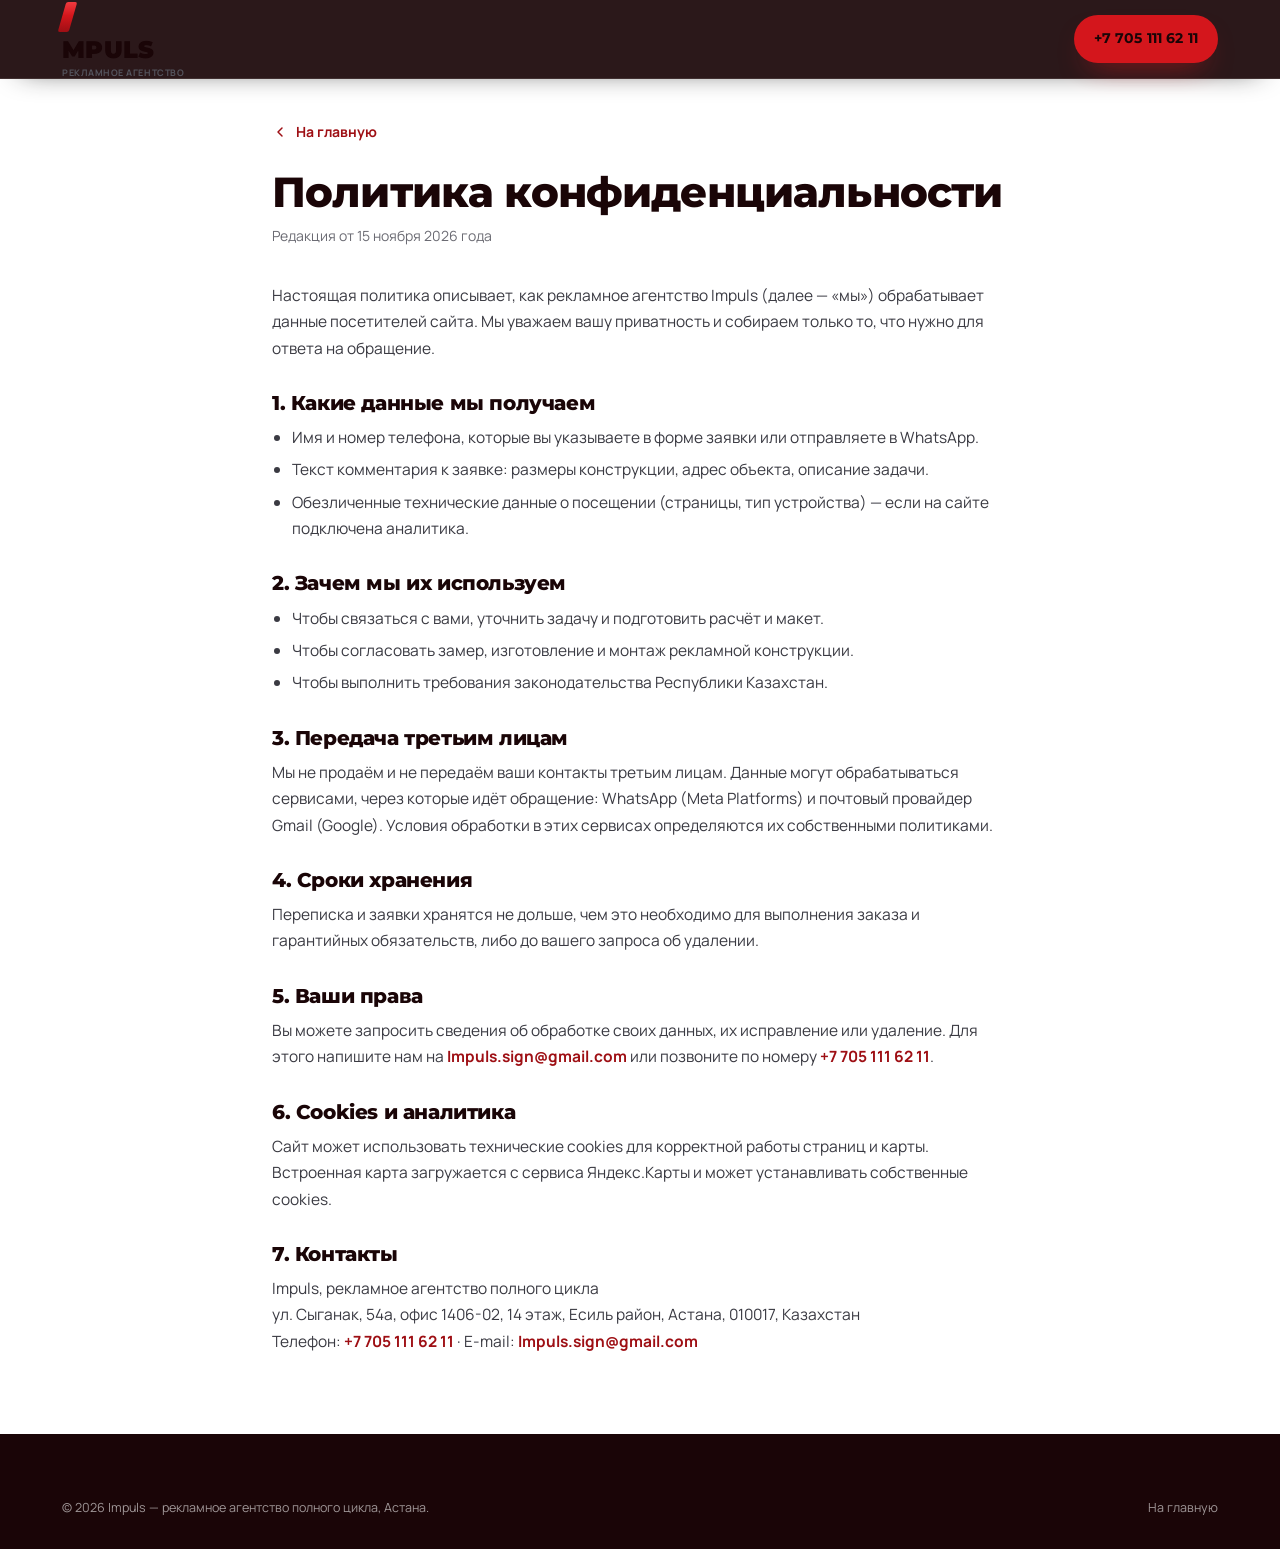
<file: privacy.html>
﻿<!DOCTYPE html>
<html lang="ru">
<head>
<meta charset="utf-8">
<meta name="viewport" content="width=device-width, initial-scale=1">
<title>Политика конфиденциальности — Impuls, Астана</title>
<meta name="description" content="Политика конфиденциальности и обработки персональных данных рекламного агентства Impuls, Астана.">
<meta name="robots" content="index, follow">
<meta name="theme-color" content="#0b0b0c">
<link rel="icon" href="assets/favicon.svg" type="image/svg+xml">
<link rel="preconnect" href="https://fonts.googleapis.com">
<link rel="preconnect" href="https://fonts.gstatic.com" crossorigin>
<link href="https://fonts.googleapis.com/css2?family=Manrope:wght@400;500;600;700;800&family=Montserrat:wght@700;800;900&display=swap" rel="stylesheet">
<link rel="stylesheet" href="assets/css/style.css">
<style>
  .doc { max-width: 780px; margin: 0 auto; padding: 120px 22px 80px; }
  .doc h1 { font-size: clamp(28px, 4vw, 42px); margin-bottom: 10px; }
  .doc .date { color: var(--muted); font-size: 14px; margin-bottom: 34px; }
  .doc h2 { font-size: 20px; margin: 32px 0 10px; }
  .doc p, .doc li { color: #3a3a42; font-size: 15.5px; line-height: 1.7; }
  .doc ul { padding-left: 20px; margin: 10px 0; display: grid; gap: 6px; }
  .doc a { color: var(--orange-deep); font-weight: 700; }
  .doc__back { display: inline-flex; align-items: center; gap: 8px; margin-bottom: 26px; font-weight: 700; font-size: 14px; }
</style>
</head>
<body>
<header class="header is-stuck">
  <div class="container header__inner">
    <a class="logo" href="index.html">
      <span class="logo__mark" aria-hidden="true"></span>
      <span class="logo__text"><span class="sr-only">I</span>MPULS<span class="logo__sub">Рекламное агентство</span></span>
    </a>
    <div class="header__actions" style="margin-left:auto">
      <a class="btn" href="tel:+77051116211">+7 705 111 62 11</a>
    </div>
  </div>
</header>

<main class="doc">
  <a class="doc__back" href="index.html">
    <svg width="16" height="16" viewBox="0 0 24 24" fill="none" stroke="currentColor" stroke-width="2.2" stroke-linecap="round" stroke-linejoin="round" aria-hidden="true"><path d="M15 18 9 12l6-6"/></svg>
    На главную
  </a>

  <h1>Политика конфиденциальности</h1>
  <p class="date">Редакция от 15 ноября 2026 года</p>

  <p>Настоящая политика описывает, как рекламное агентство Impuls (далее — «мы») обрабатывает данные посетителей сайта. Мы уважаем вашу приватность и собираем только то, что нужно для ответа на обращение.</p>

  <h2>1. Какие данные мы получаем</h2>
  <ul>
    <li>Имя и номер телефона, которые вы указываете в форме заявки или отправляете в WhatsApp.</li>
    <li>Текст комментария к заявке: размеры конструкции, адрес объекта, описание задачи.</li>
    <li>Обезличенные технические данные о посещении (страницы, тип устройства) — если на сайте подключена аналитика.</li>
  </ul>

  <h2>2. Зачем мы их используем</h2>
  <ul>
    <li>Чтобы связаться с вами, уточнить задачу и подготовить расчёт и макет.</li>
    <li>Чтобы согласовать замер, изготовление и монтаж рекламной конструкции.</li>
    <li>Чтобы выполнить требования законодательства Республики Казахстан.</li>
  </ul>

  <h2>3. Передача третьим лицам</h2>
  <p>Мы не продаём и не передаём ваши контакты третьим лицам. Данные могут обрабатываться сервисами, через которые идёт обращение: WhatsApp (Meta Platforms) и почтовый провайдер Gmail (Google). Условия обработки в этих сервисах определяются их собственными политиками.</p>

  <h2>4. Сроки хранения</h2>
  <p>Переписка и заявки хранятся не дольше, чем это необходимо для выполнения заказа и гарантийных обязательств, либо до вашего запроса об удалении.</p>

  <h2>5. Ваши права</h2>
  <p>Вы можете запросить сведения об обработке своих данных, их исправление или удаление. Для этого напишите нам на <a href="mailto:Impuls.sign@gmail.com">Impuls.sign@gmail.com</a> или позвоните по номеру <a href="tel:+77051116211">+7 705 111 62 11</a>.</p>

  <h2>6. Cookies и аналитика</h2>
  <p>Сайт может использовать технические cookies для корректной работы страниц и карты. Встроенная карта загружается с сервиса Яндекс.Карты и может устанавливать собственные cookies.</p>

  <h2>7. Контакты</h2>
  <p>Impuls, рекламное агентство полного цикла<br>
  ул. Сыганак, 54а, офис 1406-02, 14 этаж, Есиль район, Астана, 010017, Казахстан<br>
  Телефон: <a href="tel:+77051116211">+7 705 111 62 11</a> · E-mail: <a href="mailto:Impuls.sign@gmail.com">Impuls.sign@gmail.com</a></p>
</main>

<footer class="footer">
  <div class="container">
    <div class="footer__bottom" style="padding-top:0;border:0">
      <span>© <span id="year">2026</span> Impuls — рекламное агентство полного цикла, Астана.</span>
      <span><a href="index.html">На главную</a></span>
    </div>
  </div>
</footer>
<script>document.getElementById('year').textContent = new Date().getFullYear();</script>
</body>
</html>
</file>
<file: assets/css/style.css>
/* ============================================================
   IMPULS — рекламное агентство полного цикла, Астана
   Палитра: белый / оранжевый / чёрный
   ============================================================ */

:root {
  --white: #ffffff;
  --paper: #ececec;
  --ink: #1a0507;
  --ink-soft: #2a080b;
  --muted: #6b6b73;
  --line: rgba(26, 5, 7, 0.1);
  --orange: #d4161c;
  --orange-deep: #9e0f14;
  --orange-soft: #fbe6e6;
  --radius: 22px;
  --radius-sm: 14px;
  --shadow: 0 24px 60px -28px rgba(26, 5, 7, 0.35);
  --shadow-soft: 0 18px 40px -30px rgba(26, 5, 7, 0.45);
  --container: 1200px;
  --font-display: "Inter Tight", "Montserrat", "Segoe UI", system-ui, -apple-system, sans-serif;
  --font-body: "Manrope", "Segoe UI", system-ui, -apple-system, sans-serif;
  --ease: cubic-bezier(0.22, 1, 0.36, 1);
}

* { box-sizing: border-box; }

html {
  scroll-behavior: smooth;
  scroll-padding-top: 96px;
  -webkit-text-size-adjust: 100%;
}

body {
  margin: 0;
  font-family: var(--font-body);
  font-size: 17px;
  line-height: 1.65;
  color: var(--ink);
  background: var(--white);
  overflow-x: hidden;
  -webkit-font-smoothing: antialiased;
}

img { max-width: 100%; display: block; }

a { color: inherit; text-decoration: none; }

button { font-family: inherit; }

::selection { background: rgba(212, 22, 28, 0.28); }

:focus-visible {
  outline: 3px solid rgba(212, 22, 28, 0.6);
  outline-offset: 3px;
  border-radius: 6px;
}

h1, h2, h3, h4 {
  font-family: var(--font-display);
  font-weight: 800;
  line-height: 1.06;
  letter-spacing: -0.02em;
  margin: 0;
}

p { margin: 0; }

.container {
  width: 100%;
  max-width: var(--container);
  margin: 0 auto;
  padding: 0 22px;
}

.section { padding: 88px 0; position: relative; }

/* текст только для скринридеров */
.sr-only {
  position: absolute;
  width: 1px;
  height: 1px;
  padding: 0;
  margin: -1px;
  overflow: hidden;
  clip: rect(0 0 0 0);
  clip-path: inset(50%);
  white-space: nowrap;
  border: 0;
}

.eyebrow {
  display: inline-flex;
  align-items: center;
  gap: 10px;
  font-family: var(--font-display);
  font-size: 12.5px;
  font-weight: 700;
  letter-spacing: 0.16em;
  text-transform: uppercase;
  color: #9e0f14;
  background: var(--orange-soft);
  border-radius: 999px;
  padding: 9px 16px;
}

.eyebrow::before {
  content: "";
  width: 7px;
  height: 7px;
  border-radius: 50%;
  background: var(--orange);
}

.section-head {
  max-width: 720px;
  margin-bottom: 40px;
}

.section-head h2 {
  font-size: clamp(30px, 4.4vw, 52px);
  margin: 18px 0 16px;
}

.section-head p {
  color: var(--muted);
  font-size: 17.5px;
  max-width: 620px;
}

.section--dark {
  background: var(--ink);
  color: var(--white);
}

.section--dark .section-head p { color: rgba(255, 255, 255, 0.66); }

.section--paper { background: var(--paper); }

.section--flush { padding-top: 0; }

/* ---------- Buttons ---------- */

.btn {
  --btn-bg: var(--orange);
  --btn-color: var(--ink);
  display: inline-flex;
  align-items: center;
  justify-content: center;
  gap: 10px;
  padding: 16px 26px;
  border-radius: 999px;
  border: 0;
  background: var(--btn-bg);
  color: var(--btn-color);
  font-family: var(--font-display);
  font-weight: 700;
  font-size: 15px;
  letter-spacing: 0.01em;
  cursor: pointer;
  transition: transform 0.3s var(--ease), box-shadow 0.3s var(--ease), background 0.25s;
  box-shadow: 0 14px 30px -16px rgba(212, 22, 28, 0.85);
  white-space: nowrap;
}

.btn:hover { transform: translateY(-2px); background: var(--orange-deep); }
.btn:active { transform: translateY(0); }
.btn svg { flex: none; }

.btn--ghost {
  --btn-bg: transparent;
  --btn-color: currentColor;
  border: 1.5px solid currentColor;
  box-shadow: none;
  opacity: 0.9;
}

.btn--ghost:hover { background: rgba(255, 255, 255, 0.08); opacity: 1; }

.btn--dark { --btn-bg: var(--ink); --btn-color: #fff; box-shadow: none; }
.btn--dark:hover { background: #000; }

.btn--light { --btn-bg: #fff; --btn-color: var(--ink); box-shadow: none; }
.btn--light:hover { background: #f1f1f1; }

/* ---------- Header ---------- */

.header {
  position: fixed;
  inset: 0 0 auto 0;
  z-index: 90;
  background: rgba(255, 255, 255, 0.82);
  backdrop-filter: saturate(160%) blur(18px);
  -webkit-backdrop-filter: saturate(160%) blur(18px);
  border-bottom: 1px solid transparent;
  transition: border-color 0.3s, box-shadow 0.3s, background 0.3s;
}

.header.is-stuck {
  border-bottom-color: var(--line);
  box-shadow: 0 10px 30px -24px rgba(0, 0, 0, 0.5);
}

.header__inner {
  display: flex;
  align-items: center;
  gap: 26px;
  height: 78px;
}

.logo {
  display: inline-flex;
  align-items: flex-start;
  gap: 7px;
  flex: none;
}

/* оранжевая «косая черта» вместо буквы I — фирменный знак Impuls */
.logo__mark {
  display: block;
  width: 10px;
  height: 27px;
  background: linear-gradient(180deg, #ef3b3f, var(--orange) 45%, var(--orange-deep));
  transform: skewX(-16deg);
  border-radius: 2px;
  flex: none;
  margin-top: 1px;
}

.logo__text {
  font-family: var(--font-display);
  font-weight: 900;
  font-size: 22px;
  letter-spacing: 0.015em;
  line-height: 1;
  color: var(--ink);
}

.logo__sub {
  display: block;
  font-family: var(--font-body);
  font-size: 9px;
  font-weight: 700;
  letter-spacing: 0.06em;
  text-transform: uppercase;
  color: #55555e;
  margin-top: 6px;
  white-space: nowrap;
}

.skip-link {
  position: absolute;
  left: -9999px;
  top: 8px;
  z-index: 300;
  background: var(--ink);
  color: #fff;
  padding: 10px 16px;
  border-radius: 10px;
  font-size: 14px;
}

.skip-link:focus { left: 8px; }

.nav {
  display: flex;
  align-items: center;
  gap: 4px;
  margin-left: auto;
}

.nav a {
  padding: 10px 14px;
  border-radius: 999px;
  font-size: 14.5px;
  font-weight: 600;
  color: #26262c;
  transition: background 0.2s, color 0.2s;
}

.nav a:hover { background: rgba(26, 5, 7, 0.06); }

.nav a.is-active {
  background: var(--orange-soft);
  color: #9e0f14;
}

.header__actions { display: flex; align-items: center; gap: 12px; }

.header__phone {
  font-family: var(--font-display);
  font-weight: 800;
  font-size: 15.5px;
  white-space: nowrap;
}

.header__phone span {
  display: block;
  font-family: var(--font-body);
  font-size: 11px;
  font-weight: 600;
  color: var(--muted);
  letter-spacing: 0.04em;
}

.header .btn { padding: 12px 20px; font-size: 14px; }

.burger {
  display: none;
  width: 46px;
  height: 46px;
  border-radius: 14px;
  border: 1px solid var(--line);
  background: #fff;
  cursor: pointer;
  position: relative;
}

.burger span {
  position: absolute;
  left: 13px;
  width: 20px;
  height: 2px;
  background: var(--ink);
  border-radius: 2px;
  transition: transform 0.3s var(--ease), opacity 0.2s;
}

.burger span:nth-child(1) { top: 17px; }
.burger span:nth-child(2) { top: 22px; }
.burger span:nth-child(3) { top: 27px; }

body.menu-open .burger span:nth-child(1) { transform: translateY(5px) rotate(45deg); }
body.menu-open .burger span:nth-child(2) { opacity: 0; }
body.menu-open .burger span:nth-child(3) { transform: translateY(-5px) rotate(-45deg); }

.mobile-menu {
  position: fixed;
  inset: 78px 0 0 0;
  background: #fff;
  z-index: 85;
  padding: 24px 22px 40px;
  display: none;
  flex-direction: column;
  gap: 6px;
  overflow-y: auto;
}

.mobile-menu a {
  padding: 16px 4px;
  font-family: var(--font-display);
  font-size: 22px;
  font-weight: 800;
  border-bottom: 1px solid var(--line);
}

.mobile-menu .btn { margin-top: 20px; }

body.menu-open { overflow: hidden; }
body.menu-open .mobile-menu { display: flex; }

/* ---------- Hero ---------- */

.hero {
  position: relative;
  padding: 132px 0 72px;
  overflow: hidden;
  background:
    radial-gradient(900px 520px at 78% -8%, rgba(212, 22, 28, 0.16), transparent 62%),
    radial-gradient(700px 420px at 4% 12%, rgba(212, 22, 28, 0.08), transparent 60%),
    var(--white);
}

.hero__grid {
  display: grid;
  grid-template-columns: 1.02fr 0.98fr;
  gap: 54px;
  align-items: center;
}

.hero h1 {
  font-size: clamp(37px, 5vw, 64px);
  line-height: 1.07;
  margin: 20px 0 22px;
  text-wrap: balance;
}

.hero h1 em {
  font-style: normal;
  color: var(--orange);
  position: relative;
  white-space: nowrap;
}

.hero h1 em::after {
  content: "";
  position: absolute;
  left: 0;
  right: 0;
  bottom: 0.06em;
  height: 0.32em;
  background: rgba(212, 22, 28, 0.14);
  z-index: -1;
  border-radius: 6px;
}

.hero__lead {
  font-size: 18.5px;
  color: #4a4a53;
  max-width: 520px;
}

.hero__cta {
  display: flex;
  flex-wrap: wrap;
  gap: 14px;
  margin: 32px 0 30px;
}

.hero__trust {
  display: flex;
  flex-wrap: wrap;
  gap: 10px 26px;
  padding-top: 26px;
  border-top: 1px solid var(--line);
}

.hero__trust div {
  display: flex;
  align-items: center;
  gap: 9px;
  font-size: 14px;
  font-weight: 600;
  color: #3a3a42;
}

.hero__trust svg { color: var(--orange); flex: none; }

/* Hero slider */

.hero__visual { position: relative; }

.hero-slider {
  position: relative;
  border-radius: 28px;
  overflow: hidden;
  aspect-ratio: 4 / 4.4;
  background: var(--ink);
  box-shadow: var(--shadow);
}

.hero-slider__track {
  display: flex;
  height: 100%;
  transition: transform 0.75s var(--ease);
}

.hero-slider__slide {
  min-width: 100%;
  height: 100%;
  position: relative;
}

.hero-slider__slide img {
  width: 100%;
  height: 100%;
  object-fit: cover;
}

.hero-slider__slide::after {
  content: "";
  position: absolute;
  inset: 0;
  background: linear-gradient(to top, rgba(0, 0, 0, 0.55), transparent 45%);
  pointer-events: none;
}

.hero-slider__dots {
  position: absolute;
  left: 18px;
  bottom: 18px;
  display: flex;
  gap: 7px;
  z-index: 2;
}

.hero-slider__dots button {
  width: 8px;
  height: 8px;
  border-radius: 999px;
  border: 0;
  padding: 0;
  background: rgba(255, 255, 255, 0.5);
  cursor: pointer;
  transition: width 0.35s var(--ease), background 0.25s;
}

.hero-slider__dots button.is-active {
  width: 26px;
  background: var(--orange);
}

.hero-slider__badge {
  position: absolute;
  top: 18px;
  left: 18px;
  z-index: 2;
  display: inline-flex;
  align-items: center;
  gap: 8px;
  background: rgba(26, 5, 7, 0.55);
  backdrop-filter: blur(10px);
  border: 1px solid rgba(255, 255, 255, 0.16);
  color: #fff;
  font-size: 12px;
  font-weight: 700;
  letter-spacing: 0.06em;
  text-transform: uppercase;
  padding: 9px 14px;
  border-radius: 999px;
}

.hero-slider__badge i {
  width: 7px;
  height: 7px;
  border-radius: 50%;
  background: var(--orange);
  display: inline-block;
  animation: pulse 2s infinite;
}

@keyframes pulse {
  0%, 100% { box-shadow: 0 0 0 0 rgba(212, 22, 28, 0.6); }
  50% { box-shadow: 0 0 0 7px rgba(212, 22, 28, 0); }
}

.hero__float {
  position: absolute;
  left: -26px;
  bottom: 34px;
  background: #fff;
  border-radius: 18px;
  padding: 16px 20px;
  box-shadow: var(--shadow);
  display: flex;
  align-items: center;
  gap: 14px;
  max-width: 250px;
}

.hero__float strong {
  font-family: var(--font-display);
  font-size: 22px;
  display: block;
  line-height: 1;
}

.hero__float small {
  font-size: 12px;
  color: var(--muted);
  font-weight: 600;
}

.hero__float .star { color: #ffb400; font-size: 15px; letter-spacing: 1px; }

/* Marquee */

.marquee {
  border-top: 1px solid var(--line);
  border-bottom: 1px solid var(--line);
  padding: 18px 0;
  overflow: hidden;
  background: #fff;
}

.marquee__track {
  display: flex;
  gap: 54px;
  width: max-content;
  animation: marquee 34s linear infinite;
}

.marquee span {
  display: inline-flex;
  align-items: center;
  gap: 54px;
  font-family: var(--font-display);
  font-weight: 800;
  font-size: 15px;
  letter-spacing: 0.14em;
  text-transform: uppercase;
  color: #191920;
  white-space: nowrap;
}

.marquee span::after {
  content: "";
  width: 8px;
  height: 8px;
  border-radius: 50%;
  background: var(--orange);
}

@keyframes marquee {
  from { transform: translateX(0); }
  to { transform: translateX(-50%); }
}

/* ---------- Services ---------- */

.services__grid {
  display: grid;
  grid-template-columns: repeat(3, 1fr);
  gap: 18px;
}

.service {
  position: relative;
  background: #fff;
  border: 1px solid var(--line);
  border-radius: var(--radius);
  padding: 30px 28px 26px;
  display: flex;
  flex-direction: column;
  gap: 14px;
  transition: transform 0.4s var(--ease), box-shadow 0.4s var(--ease), border-color 0.3s;
  overflow: hidden;
}

.service::before {
  content: "";
  position: absolute;
  inset: auto -40% -60% auto;
  width: 220px;
  height: 220px;
  border-radius: 50%;
  background: radial-gradient(circle, rgba(212, 22, 28, 0.14), transparent 70%);
  opacity: 0;
  transition: opacity 0.4s;
}

.service:hover {
  transform: translateY(-4px);
  box-shadow: var(--shadow-soft);
  border-color: rgba(212, 22, 28, 0.32);
}

.service:hover::before { opacity: 1; }

.service__icon {
  width: 52px;
  height: 52px;
  border-radius: 15px;
  display: grid;
  place-items: center;
  background: var(--orange-soft);
  color: var(--orange-deep);
  flex: none;
}

.service h3 {
  font-size: 21px;
  letter-spacing: -0.015em;
}

.service p {
  color: var(--muted);
  font-size: 14.8px;
  line-height: 1.6;
}

.service__tags {
  display: flex;
  flex-wrap: wrap;
  gap: 7px;
  margin-top: auto;
  padding-top: 6px;
}

.service__tags span {
  font-size: 12px;
  font-weight: 600;
  color: #44444c;
  background: var(--paper);
  border-radius: 999px;
  padding: 6px 11px;
}

.service__cta {
  display: flex;
  align-items: center;
  justify-content: space-between;
  gap: 10px;
  width: 100%;
  margin-top: 4px;
  padding: 15px 0 0;
  border: 0;
  border-top: 1px solid var(--line);
  background: none;
  cursor: pointer;
  font-family: var(--font-display);
  font-size: 13.5px;
  font-weight: 700;
  color: #9e0f14;
  text-align: left;
  transition: color 0.2s;
}

.service__cta svg { transition: transform 0.3s var(--ease); }
.service__cta:hover { color: var(--orange-deep); }
.service__cta:hover svg { transform: translateX(4px); }

.service--accent {
  background: linear-gradient(155deg, #17171b, #1a0507 60%);
  border-color: #26262c;
  color: #fff;
}

.service--accent p { color: rgba(255, 255, 255, 0.66); }
.service--accent .service__icon { background: rgba(212, 22, 28, 0.16); color: var(--orange); }
.service--accent .service__tags span { background: rgba(255, 255, 255, 0.08); color: rgba(255, 255, 255, 0.8); }

/* Что входит в проект */

.included {
  margin-top: 22px;
  padding: 26px clamp(20px, 3vw, 34px);
  border-radius: var(--radius);
  border: 1px solid var(--line);
  background: linear-gradient(120deg, #fffaf5, #fff 55%);
}

.included__head {
  display: flex;
  align-items: baseline;
  justify-content: space-between;
  flex-wrap: wrap;
  gap: 8px 24px;
  margin-bottom: 20px;
}

.included__head h3 { font-size: 18px; letter-spacing: -0.01em; }
.included__head p { font-size: 13.5px; color: var(--muted); max-width: 460px; }

.included ul {
  list-style: none;
  margin: 0;
  padding: 0;
  display: grid;
  grid-template-columns: repeat(5, minmax(0, 1fr));
  gap: 12px 18px;
}

.included li {
  display: flex;
  align-items: flex-start;
  gap: 9px;
  font-size: 14px;
  font-weight: 600;
  line-height: 1.4;
  color: #2e2e35;
}

.included svg { flex: none; color: var(--orange); margin-top: 1px; }

/* Дополнительные направления */

.directions {
  margin-top: 34px;
  padding-top: 30px;
  border-top: 1px solid var(--line);
}

.directions__head {
  display: flex;
  align-items: baseline;
  flex-wrap: wrap;
  gap: 6px 20px;
  margin-bottom: 6px;
}

.directions__head h3 { font-size: 21px; }
.directions__head p { font-size: 14px; color: var(--muted); }

.directions ul {
  list-style: none;
  margin: 0;
  padding: 0;
  display: grid;
  grid-template-columns: repeat(2, minmax(0, 1fr));
  gap: 0 38px;
}

.directions li {
  display: flex;
  gap: 12px;
  padding: 15px 0;
  border-bottom: 1px solid var(--line);
}

.directions li::before {
  content: "+";
  flex: none;
  font-family: var(--font-display);
  font-weight: 900;
  font-size: 16px;
  line-height: 1.5;
  color: var(--orange);
}

.directions strong {
  display: block;
  font-family: var(--font-display);
  font-size: 15px;
  font-weight: 800;
  letter-spacing: -0.01em;
  margin-bottom: 3px;
}

.directions li p { font-size: 13.5px; color: var(--muted); line-height: 1.5; }

.services__note {
  margin-top: 32px;
  display: flex;
  align-items: center;
  justify-content: space-between;
  gap: 22px;
  flex-wrap: wrap;
  padding: 26px 30px;
  border-radius: var(--radius);
  background: linear-gradient(120deg, #fff6ee, #fff 60%);
  border: 1px solid rgba(212, 22, 28, 0.24);
}

.services__note p { font-size: 16px; max-width: 640px; }

/* Рейтинг в заголовке отзывов */

.rating-inline {
  display: flex;
  align-items: center;
  flex-wrap: wrap;
  gap: 8px;
  font-size: 14.5px;
  color: var(--muted);
  margin-top: 6px;
}

.rating-inline__stars { color: #ffb400; letter-spacing: 2px; }
.rating-inline b { font-family: var(--font-display); font-size: 18px; color: var(--ink); }
.rating-inline a { color: #c24100; font-weight: 700; border-bottom: 1px solid rgba(224, 74, 0, 0.35); }

/* ---------- Works ---------- */

.works__head {
  display: flex;
  align-items: flex-end;
  justify-content: space-between;
  gap: 30px;
  flex-wrap: wrap;
  margin-bottom: 34px;
}

.works__head .section-head { margin-bottom: 0; }

.works__nav { display: flex; gap: 10px; }

.round-btn {
  width: 52px;
  height: 52px;
  border-radius: 50%;
  border: 1px solid rgba(255, 255, 255, 0.28);
  background: transparent;
  color: inherit;
  display: grid;
  place-items: center;
  cursor: pointer;
  transition: background 0.25s, color 0.25s, border-color 0.25s;
}

.round-btn:hover { background: #fff; color: var(--ink); border-color: #fff; }

.works__rail {
  display: flex;
  gap: 16px;
  overflow-x: auto;
  scroll-snap-type: x mandatory;
  padding-bottom: 6px;
  scrollbar-width: none;
  -ms-overflow-style: none;
}

.works__rail::-webkit-scrollbar { display: none; }

.work {
  position: relative;
  flex: 0 0 auto;
  width: min(360px, 78vw);
  aspect-ratio: 4 / 5;
  border-radius: var(--radius);
  overflow: hidden;
  scroll-snap-align: start;
  cursor: zoom-in;
  background: #1a1a1e;
  border: 0;
  padding: 0;
}

.work img {
  width: 100%;
  height: 100%;
  object-fit: cover;
  transition: transform 0.8s var(--ease), opacity 0.5s;
}

.work::after {
  content: "";
  position: absolute;
  inset: 0;
  background: linear-gradient(to top, rgba(0, 0, 0, 0.62), transparent 52%);
  opacity: 0.85;
  transition: opacity 0.4s;
}

.work:hover img { transform: scale(1.05); }
.work:hover::after { opacity: 1; }

.work__cap {
  position: absolute;
  left: 20px;
  right: 20px;
  bottom: 18px;
  z-index: 2;
  color: #fff;
  font-family: var(--font-display);
  font-weight: 700;
  font-size: 15px;
  letter-spacing: -0.01em;
  display: flex;
  align-items: center;
  justify-content: space-between;
  gap: 10px;
  text-align: left;
}

.work__cap svg { flex: none; opacity: 0.85; }

.works__hint {
  display: flex;
  align-items: center;
  gap: 9px;
  color: rgba(255, 255, 255, 0.55);
  font-size: 13.5px;
  margin-top: 20px;
}

/* Lightbox */

.lightbox {
  position: fixed;
  inset: 0;
  z-index: 200;
  background: rgba(6, 6, 7, 0.94);
  display: none;
  align-items: center;
  justify-content: center;
  padding: 18px;
  backdrop-filter: blur(6px);
}

.lightbox.is-open { display: flex; }

.lightbox__img {
  max-width: min(1100px, 92vw);
  max-height: 86vh;
  border-radius: 16px;
  object-fit: contain;
  box-shadow: 0 30px 80px rgba(0, 0, 0, 0.6);
  user-select: none;
}

.lightbox__close,
.lightbox__prev,
.lightbox__next {
  position: absolute;
  width: 54px;
  height: 54px;
  border-radius: 50%;
  border: 1px solid rgba(255, 255, 255, 0.22);
  background: rgba(255, 255, 255, 0.08);
  color: #fff;
  display: grid;
  place-items: center;
  cursor: pointer;
  transition: background 0.2s, transform 0.2s;
}

.lightbox__close:hover,
.lightbox__prev:hover,
.lightbox__next:hover { background: rgba(255, 255, 255, 0.2); }

.lightbox__close { top: 20px; right: 20px; }
.lightbox__prev { left: 18px; top: 50%; transform: translateY(-50%); }
.lightbox__next { right: 18px; top: 50%; transform: translateY(-50%); }

.lightbox__count {
  position: absolute;
  bottom: 22px;
  left: 50%;
  transform: translateX(-50%);
  color: rgba(255, 255, 255, 0.72);
  font-size: 14px;
  font-weight: 600;
  letter-spacing: 0.06em;
}

@media (max-width: 720px) {
  .lightbox__prev, .lightbox__next { width: 46px; height: 46px; }
  .lightbox__prev { left: 8px; }
  .lightbox__next { right: 8px; }
}

/* ---------- Audiences ---------- */

.audience__grid {
  display: grid;
  grid-template-columns: repeat(3, minmax(0, 1fr));
  gap: 16px;
}

.audience {
  display: flex;
  align-items: flex-start;
  gap: 14px;
  padding: 24px;
  background: #fff;
  border: 1px solid var(--line);
  border-radius: 18px;
  transition: transform 0.35s var(--ease), border-color 0.25s, box-shadow 0.35s var(--ease);
}

.audience:hover {
  transform: translateY(-3px);
  border-color: rgba(212, 22, 28, 0.34);
  box-shadow: var(--shadow-soft);
}

.audience__icon {
  width: 44px;
  height: 44px;
  border-radius: 13px;
  display: grid;
  place-items: center;
  flex: none;
  background: var(--orange-soft);
  color: var(--orange-deep);
}

.audience h3 { font-size: 16.5px; letter-spacing: -0.01em; margin-bottom: 5px; }
.audience p { font-size: 13.8px; color: var(--muted); line-height: 1.55; }

/* ---------- Process ---------- */

.process__grid {
  display: grid;
  grid-template-columns: repeat(3, minmax(0, 1fr));
  gap: 16px;
  counter-reset: step;
}

.step {
  min-width: 0;
  position: relative;
  padding: 28px 26px 26px;
  border-radius: 18px;
  background: #fff;
  border: 1px solid var(--line);
  transition: background 0.3s, color 0.3s, border-color 0.3s;
}

.step__num {
  font-family: var(--font-display);
  font-weight: 900;
  font-size: 13px;
  color: var(--orange);
  letter-spacing: 0.12em;
  display: block;
  margin-bottom: 20px;
}

.step h3 {
  font-size: 18px;
  letter-spacing: -0.01em;
  margin-bottom: 8px;
}

.step p { font-size: 14px; color: var(--muted); line-height: 1.6; }

.process__grid .step:nth-child(6) { background: var(--orange); border-color: var(--orange); color: #fff; }
.process__grid .step:nth-child(6) .step__num,
.process__grid .step:nth-child(6) p { color: rgba(255, 255, 255, 0.85); }

/* ---------- Stats / About ---------- */

.about__grid {
  display: grid;
  grid-template-columns: 1fr 1fr;
  gap: 56px;
  align-items: center;
}

.about__title {
  font-size: clamp(28px, 3.6vw, 44px);
  margin: 16px 0 16px;
}

.about__lead { color: var(--muted); }

.about__media {
  position: relative;
  border-radius: 26px;
  overflow: hidden;
  aspect-ratio: 4 / 3.2;
}

.about__media img { width: 100%; height: 100%; object-fit: cover; }

.about__badge {
  position: absolute;
  right: 18px;
  bottom: 18px;
  background: rgba(26, 5, 7, 0.72);
  backdrop-filter: blur(10px);
  border: 1px solid rgba(255, 255, 255, 0.18);
  border-radius: 16px;
  padding: 14px 18px;
  color: #fff;
  text-align: left;
}

.about__badge strong {
  font-family: var(--font-display);
  font-size: 20px;
  display: block;
  line-height: 1.1;
}

.about__badge small { font-size: 11.5px; color: rgba(255, 255, 255, 0.7); }

.about__list {
  list-style: none;
  margin: 26px 0 0;
  padding: 0;
  display: grid;
  gap: 16px;
}

.about__list li {
  display: flex;
  gap: 14px;
  align-items: flex-start;
  font-size: 15.5px;
  line-height: 1.55;
}

.about__list svg { flex: none; color: var(--orange); margin-top: 3px; }

.about__list strong { font-weight: 800; }

.stats {
  display: grid;
  grid-template-columns: repeat(4, 1fr);
  gap: 16px;
  margin-top: 56px;
  border-top: 1px solid var(--line);
  padding-top: 38px;
}

.stat strong {
  display: block;
  font-family: var(--font-display);
  font-size: clamp(30px, 3.4vw, 42px);
  line-height: 1;
  letter-spacing: -0.03em;
}

.stat strong span { color: var(--orange); }

.stat small {
  display: block;
  margin-top: 10px;
  font-size: 13.5px;
  color: var(--muted);
  font-weight: 600;
}

/* ---------- Reviews ---------- */

.reviews__grid {
  display: grid;
  grid-template-columns: repeat(3, 1fr);
  gap: 18px;
}

.review {
  background: #fff;
  border: 1px solid var(--line);
  border-radius: var(--radius);
  padding: 28px;
  display: flex;
  flex-direction: column;
  gap: 16px;
}

.review__stars { color: #ffb400; letter-spacing: 2px; font-size: 15px; }

.review p { font-size: 15px; color: #2e2e35; line-height: 1.65; }

.review__author {
  display: flex;
  align-items: center;
  gap: 12px;
  margin-top: auto;
  padding-top: 6px;
}

.review__avatar {
  width: 42px;
  height: 42px;
  border-radius: 50%;
  display: grid;
  place-items: center;
  background: var(--orange-soft);
  color: var(--orange-deep);
  font-family: var(--font-display);
  font-weight: 800;
  font-size: 15px;
  flex: none;
}

.review__author b { font-size: 14.5px; display: block; line-height: 1.3; }
.review__author small { font-size: 12.5px; color: var(--muted); }

.review__source {
  margin-left: auto;
  align-self: flex-start;
  flex: none;
  font-size: 12px;
  font-weight: 700;
  color: #9e0f14;
  padding: 5px 9px;
  border-radius: 999px;
  background: var(--orange-soft);
  transition: background 0.2s, color 0.2s;
}

.review__source:hover { background: var(--orange); color: var(--ink); }

.rating-card {
  background: var(--ink);
  color: #fff;
  border-radius: var(--radius);
  padding: 28px;
  display: flex;
  flex-direction: column;
  justify-content: space-between;
  gap: 20px;
}

.rating-card strong {
  font-family: var(--font-display);
  font-size: 56px;
  line-height: 0.9;
  letter-spacing: -0.04em;
  display: block;
}

.rating-card strong span { font-size: 24px; color: rgba(255, 255, 255, 0.5); }
.rating-card .review__stars { color: #ffb400; }
.rating-card p { color: rgba(255, 255, 255, 0.66); font-size: 14px; }

/* ---------- FAQ ---------- */

.faq {
  display: grid;
  grid-template-columns: 0.82fr 1.18fr;
  gap: 46px;
  align-items: start;
}

.faq__intro h2 {
  font-size: clamp(30px, 3.6vw, 42px);
  margin: 18px 0 14px;
}

.faq__intro > p { color: var(--muted); max-width: 430px; }

.faq__ask {
  margin-top: 28px;
  padding: 24px;
  border-radius: var(--radius);
  background: #fff;
  border: 1px solid var(--line);
  display: grid;
  gap: 8px;
  justify-items: start;
}

.faq__ask strong { font-family: var(--font-display); font-size: 17px; }
.faq__ask span { font-size: 14px; color: var(--muted); }
.faq__ask .btn { margin-top: 8px; padding: 12px 20px; font-size: 14px; }

.faq__list { display: grid; gap: 10px; }

.faq__item {
  background: #fff;
  border: 1px solid var(--line);
  border-radius: 16px;
  padding: 0 22px;
  transition: border-color 0.25s;
}

.faq__item[open] { border-color: rgba(212, 22, 28, 0.4); }

.faq__item summary {
  list-style: none;
  display: flex;
  align-items: center;
  justify-content: space-between;
  gap: 18px;
  padding: 19px 0;
  cursor: pointer;
  font-family: var(--font-display);
  font-weight: 700;
  font-size: 16px;
  letter-spacing: -0.01em;
}

.faq__item summary::-webkit-details-marker { display: none; }
.faq__item summary svg { flex: none; color: var(--orange); transition: transform 0.3s var(--ease); }
.faq__item[open] summary svg { transform: rotate(45deg); }

.faq__answer { padding: 0 0 20px; }
.faq__answer p { font-size: 14.6px; color: var(--muted); line-height: 1.7; max-width: 62ch; }

@media (min-width: 981px) {
  .faq__intro { position: sticky; top: 104px; }
}

/* ---------- CTA ---------- */

.cta {
  position: relative;
  overflow: hidden;
  border-radius: 30px;
  background:
    radial-gradient(760px 380px at 92% 6%, rgba(212, 22, 28, 0.34), transparent 62%),
    radial-gradient(520px 320px at 6% 96%, rgba(212, 22, 28, 0.14), transparent 65%),
    linear-gradient(125deg, #17171b, #1a0507 64%);
  color: #fff;
  padding: 62px clamp(24px, 5vw, 70px);
  display: grid;
  grid-template-columns: 1.15fr 0.85fr;
  gap: 40px;
  align-items: center;
  border: 1px solid rgba(255, 255, 255, 0.08);
}

.cta::before {
  content: "";
  position: absolute;
  right: -120px;
  top: -120px;
  width: 420px;
  height: 420px;
  border-radius: 50%;
  border: 1px solid rgba(212, 22, 28, 0.35);
}

.cta::after {
  content: "";
  position: absolute;
  right: 60px;
  bottom: -160px;
  width: 320px;
  height: 320px;
  border-radius: 50%;
  background: rgba(212, 22, 28, 0.1);
}

.cta h2 { font-size: clamp(28px, 3.6vw, 44px); margin-bottom: 14px; }
.cta p { color: rgba(255, 255, 255, 0.76); font-size: 16.5px; max-width: 470px; }

.cta__actions { display: flex; flex-direction: column; gap: 14px; position: relative; z-index: 2; }

.cta__note {
  font-size: 12.5px;
  color: rgba(255, 255, 255, 0.62);
  text-align: center;
}

/* ---------- Contacts ---------- */

.contacts__grid {
  display: grid;
  grid-template-columns: 0.9fr 1.1fr;
  gap: 34px;
  align-items: stretch;
}

.contact-list { display: grid; gap: 12px; }

.contact-item {
  display: flex;
  gap: 16px;
  padding: 20px 22px;
  border-radius: 18px;
  background: #fff;
  border: 1px solid var(--line);
  transition: border-color 0.25s, transform 0.25s var(--ease);
}

.contact-item:hover { border-color: rgba(212, 22, 28, 0.4); transform: translateY(-2px); }

.contact-item__icon {
  width: 44px;
  height: 44px;
  border-radius: 13px;
  background: var(--orange-soft);
  color: var(--orange-deep);
  display: grid;
  place-items: center;
  flex: none;
}

.contact-item small {
  display: block;
  font-size: 12px;
  font-weight: 700;
  letter-spacing: 0.09em;
  text-transform: uppercase;
  color: var(--muted);
  margin-bottom: 3px;
}

.contact-item b {
  font-family: var(--font-display);
  font-size: 17px;
  font-weight: 800;
  line-height: 1.35;
}

.contact-item span { display: block; font-size: 13.5px; color: var(--muted); }

.map-wrap {
  position: relative;
  border-radius: var(--radius);
  overflow: hidden;
  min-height: 420px;
  border: 1px solid var(--line);
  background: #e9e6e2;
}

.map-wrap iframe {
  position: absolute;
  inset: 0;
  width: 100%;
  height: 100%;
  border: 0;
}

.map-actions {
  display: flex;
  flex-wrap: wrap;
  gap: 10px;
  margin-top: 14px;
}

.map-actions a {
  display: inline-flex;
  align-items: center;
  gap: 8px;
  font-size: 13.5px;
  font-weight: 700;
  color: #2a2a31;
  background: #fff;
  border: 1px solid var(--line);
  border-radius: 999px;
  padding: 10px 16px;
  transition: background 0.2s, border-color 0.2s;
}

.map-actions a:hover { background: var(--orange-soft); border-color: rgba(212, 22, 28, 0.35); }

/* ---------- Footer ---------- */

.footer {
  background: var(--ink);
  color: rgba(255, 255, 255, 0.7);
  padding: 64px 0 30px;
  margin-top: 0;
}

.footer__grid {
  display: grid;
  grid-template-columns: 1.4fr 1fr 1fr 1.1fr;
  gap: 34px;
  padding-bottom: 42px;
  border-bottom: 1px solid rgba(255, 255, 255, 0.12);
}

.footer .logo__text { color: #fff; }
.footer .logo__sub { color: rgba(255, 255, 255, 0.45); }
.footer__about { margin-top: 18px; font-size: 14px; max-width: 290px; }

.footer h4,
.footer h3 {
  color: #fff;
  font-size: 13px;
  letter-spacing: 0.14em;
  text-transform: uppercase;
  margin-bottom: 18px;
  font-weight: 700;
}

.footer ul { list-style: none; margin: 0; padding: 0; display: grid; gap: 11px; }
.footer ul a { font-size: 14.5px; transition: color 0.2s; }
.footer ul a:hover { color: var(--orange); }

.footer__phone {
  font-family: var(--font-display);
  font-size: 22px;
  font-weight: 800;
  color: #fff;
  display: block;
  margin-bottom: 6px;
}

.footer__bottom {
  display: flex;
  flex-wrap: wrap;
  justify-content: space-between;
  gap: 14px;
  padding-top: 24px;
  font-size: 12.5px;
  color: rgba(255, 255, 255, 0.58);
}

/* ---------- Floating actions ---------- */

.fab {
  position: fixed;
  right: 18px;
  bottom: 18px;
  z-index: 95;
  display: flex;
  flex-direction: column;
  gap: 10px;
  align-items: flex-end;
}

.fab__btn {
  width: 58px;
  height: 58px;
  border-radius: 50%;
  display: grid;
  place-items: center;
  color: #fff;
  border: 0;
  cursor: pointer;
  box-shadow: 0 16px 34px -12px rgba(0, 0, 0, 0.45);
  transition: transform 0.25s var(--ease);
}

.fab__btn:hover { transform: scale(1.06); }
.fab__btn--wa { background: #25d366; }
.fab__btn--top { background: #fff; color: var(--ink); border: 1px solid var(--line); opacity: 0; pointer-events: none; }
.fab__btn--top.is-visible { opacity: 1; pointer-events: auto; }

/* ---------- Modal (calculator) ---------- */

.modal {
  position: fixed;
  inset: 0;
  z-index: 210;
  display: none;
  align-items: center;
  justify-content: center;
  padding: 18px;
  background: rgba(6, 6, 7, 0.6);
  backdrop-filter: blur(6px);
}

.modal.is-open { display: flex; }

.modal__box {
  width: 100%;
  max-width: 470px;
  background: #fff;
  border-radius: 24px;
  padding: 32px;
  position: relative;
  max-height: 92vh;
  overflow-y: auto;
  box-shadow: 0 40px 90px -30px rgba(0, 0, 0, 0.6);
}

.modal__close {
  position: absolute;
  top: 14px;
  right: 14px;
  width: 38px;
  height: 38px;
  border-radius: 50%;
  border: 1px solid var(--line);
  background: #fff;
  cursor: pointer;
  display: grid;
  place-items: center;
}

.modal h3 { font-size: 26px; margin-bottom: 8px; }
.modal p.sub { font-size: 14.5px; color: var(--muted); margin-bottom: 22px; }

.field { margin-bottom: 14px; }

.field label {
  display: block;
  font-size: 12.5px;
  font-weight: 700;
  letter-spacing: 0.04em;
  text-transform: uppercase;
  color: var(--muted);
  margin-bottom: 7px;
}

.field input,
.field select,
.field textarea {
  width: 100%;
  font-family: inherit;
  font-size: 15.5px;
  color: var(--ink);
  padding: 13px 15px;
  border-radius: 13px;
  border: 1.5px solid var(--line);
  background: #fbfafa;
  transition: border-color 0.2s, background 0.2s;
}

.field textarea { resize: vertical; min-height: 84px; }

.field__err {
  display: none;
  margin-top: 6px;
  font-size: 12px;
  font-weight: 600;
  color: #b42318;
}

.field__err.is-shown { display: block; }

.field.is-invalid input,
.field.is-invalid select,
.field.is-invalid textarea {
  border-color: #d92d20;
  background: #fff5f4;
}

.consent {
  display: flex;
  align-items: flex-start;
  gap: 10px;
  margin: 6px 0 8px;
  font-size: 12.5px;
  line-height: 1.5;
  color: var(--muted);
  cursor: pointer;
}

.consent input {
  width: 17px;
  height: 17px;
  flex: none;
  margin: 2px 0 0;
  accent-color: var(--orange);
  cursor: pointer;
}

.consent a { color: #9e0f14; font-weight: 700; }
.consent.is-invalid { color: #b42318; }

.field input:focus,
.field select:focus,
.field textarea:focus {
  outline: none;
  border-color: var(--orange);
  background: #fff;
}

.modal .btn { width: 100%; margin-top: 10px; }

.modal .hint {
  font-size: 11.5px;
  color: var(--muted);
  text-align: center;
  margin-top: 12px;
  line-height: 1.5;
}

/* ---------- Reveal ---------- */

[data-reveal] {
  opacity: 0;
  transform: translateY(26px);
  transition: opacity 0.7s var(--ease), transform 0.7s var(--ease);
}

[data-reveal].is-in { opacity: 1; transform: none; }

@media (prefers-reduced-motion: reduce) {
  *, *::before, *::after { animation: none !important; transition: none !important; }
  [data-reveal] { opacity: 1; transform: none; }
}

/* ---------- Responsive ---------- */

@media (max-width: 1180px) {
  .nav { display: none; }
  .burger { display: block; }
  .header__phone { display: none; }
}

@media (max-width: 1080px) {
  .services__grid { grid-template-columns: repeat(2, minmax(0, 1fr)); }
  .audience__grid { grid-template-columns: repeat(2, minmax(0, 1fr)); }
  .included ul { grid-template-columns: repeat(3, minmax(0, 1fr)); }
  .reviews__grid { grid-template-columns: repeat(2, minmax(0, 1fr)); }
  .footer__grid { grid-template-columns: 1fr 1fr; }
  .hero__float { display: none; }
}

@media (max-width: 900px) {
  .section { padding: 66px 0; }
  .hero { padding: 112px 0 56px; }
  .hero__grid { grid-template-columns: 1fr; gap: 34px; }
  .hero-slider { aspect-ratio: 4 / 3.6; }
  .about__grid { grid-template-columns: 1fr; gap: 30px; }
  .contacts__grid { grid-template-columns: 1fr; }
  .cta { grid-template-columns: 1fr; padding: 40px 26px; }
  .stats { grid-template-columns: repeat(2, 1fr); gap: 26px 16px; }
  .works__nav { display: none; }
  .process__grid { grid-template-columns: repeat(2, minmax(0, 1fr)); }
  .faq { grid-template-columns: 1fr; gap: 30px; }
  .faq__intro > p { max-width: none; }
  .faq__ask { max-width: 480px; }
  .faq__intro { position: static; }
}

@media (max-width: 720px) {
  .included ul { grid-template-columns: repeat(2, minmax(0, 1fr)); }
  .included__head { flex-direction: column; }
  .directions ul { grid-template-columns: 1fr; }
}

@media (max-width: 640px) {
  body { font-size: 16px; }
  .header__inner { height: 68px; }
  .mobile-menu { inset: 68px 0 0 0; }
  .header .btn--wa { display: none; }
  .logo__img { height: 34px; }
  .services__grid { grid-template-columns: 1fr; }
  .audience__grid { grid-template-columns: 1fr; }
  .services__note { padding: 22px; }
  .process__grid { grid-template-columns: repeat(2, minmax(0, 1fr)); }
  .reviews__grid { grid-template-columns: 1fr; }
  .footer__grid { grid-template-columns: 1fr; gap: 30px; }
  .section-head h2 { margin: 14px 0 12px; }
  .hero__cta .btn { flex: 1 1 100%; }
  .work { width: 82vw; }
  .fab { right: 12px; bottom: 12px; }
  .fab__btn { width: 54px; height: 54px; }
  .modal__box { padding: 26px 20px; }
  .map-wrap { min-height: 320px; }
  .service { padding: 24px 22px; }
  .step { padding: 22px 20px; }
  .included { padding: 22px; }
  .directions__head { flex-direction: column; gap: 4px; }
  .faq__item { padding: 0 18px; }
  .faq__item summary { font-size: 15px; padding: 17px 0; }
}

@media (max-width: 480px) {
  .process__grid { grid-template-columns: 1fr; }
  .included ul { grid-template-columns: 1fr; }
  .review__author { flex-wrap: wrap; }
  .review__source { margin-left: 0; }
  .hero__trust { gap: 10px 18px; }
  .faq__ask { padding: 20px; }
}

/* ---------- WhatsApp CTA ---------- */
.btn--wa { --btn-bg: #25d366; --btn-color: #062b13; box-shadow: 0 16px 34px -18px rgba(37, 211, 102, 0.95); }
.btn--wa:hover { background: #1ebe5a; }

/* ---------- Partners strip ---------- */
.partners { padding: 20px 0; background: var(--paper); border-bottom: 1px solid var(--line); }
.partners__inner { display: flex; align-items: center; justify-content: center; gap: 18px 34px; flex-wrap: wrap; }
.partners__label { font-family: var(--font-body); font-size: 11px; font-weight: 800; letter-spacing: 0.16em; text-transform: uppercase; color: #8b8b94; }
.partners__row { display: flex; align-items: center; justify-content: center; gap: 34px; flex-wrap: wrap; }
.partners__row a { display: flex; align-items: center; height: 30px; opacity: 0.6; filter: grayscale(1); transition: opacity 0.3s, filter 0.3s, transform 0.3s var(--ease); }
.partners__row a:hover { opacity: 1; filter: none; transform: translateY(-2px); }
.partners__row img { height: 100%; width: auto; max-width: 170px; object-fit: contain; display: block; }

/* ---------- Works carousel: floating roulette ---------- */
.works__rail { --card: min(380px, 80vw); padding-inline: calc((100% - var(--card)) / 2); scroll-padding-inline: calc((100% - var(--card)) / 2); padding-block: 46px 40px; scroll-snap-type: x mandatory; scroll-behavior: auto; perspective: 1400px; }
.works__rail .work {
  width: var(--card);
  scroll-snap-align: start;
  opacity: 0.55;
  transform-origin: 50% 55%;
  transition: opacity 0.45s var(--ease), box-shadow 0.45s var(--ease);
  animation: workFloat 7s ease-in-out infinite;
  box-shadow: 0 26px 46px -30px rgba(0, 0, 0, 0.85), 0 8px 22px -16px rgba(0, 0, 0, 0.7);
}
.works__rail .work.is-active { opacity: 1; z-index: 2; box-shadow: 0 46px 80px -38px rgba(0, 0, 0, 0.9), 0 16px 34px -22px rgba(0, 0, 0, 0.75); }
.works__rail .work:hover { opacity: 1; }

@keyframes workFloat {
  0%, 100% { translate: 0 -8px; }
  50% { translate: 0 8px; }
}

.works__rail .work:nth-child(3n+1) { animation-duration: 6.4s; animation-delay: -0.6s; }
.works__rail .work:nth-child(3n+2) { animation-duration: 7.6s; animation-delay: -2.4s; }
.works__rail .work:nth-child(3n) { animation-duration: 8.4s; animation-delay: -4.1s; }

@media (prefers-reduced-motion: reduce) {
  .works__rail .work { animation: none; }
}

.works__count { font-family: var(--font-display); font-weight: 800; font-size: 14px; letter-spacing: 0.06em; color: #fff; opacity: 0.7; align-self: center; margin-right: 6px; }

.works__actions { display: flex; align-items: center; flex-wrap: wrap; gap: 14px 26px; margin-top: 18px; }
.works__actions .works__hint { margin-top: 0; }
.works__open { padding: 13px 22px; font-size: 14px; }

@media (max-width: 720px) {
  .partners { padding: 16px 0; }
  .partners__row { gap: 20px; }
  .partners__row a { height: 24px; }
  .partners__inner { gap: 10px 18px; }
  .works__rail { --card: min(300px, 74vw); padding-block: 38px 32px; }
}


/* ---------- Hero: photos first ---------- */
.hero__grid .hero__visual { order: -1; }

/* ---------- Logo lockup ---------- */
.logo__mark { width: 11px; height: 30px; }
.logo__text { font-size: 24px; }

/* ---------- Works nav ---------- */
.works__nav { align-items: center; }


@media (max-width: 720px) {
  .works__nav { display: flex; }
  .works__nav .round-btn { display: none; }
  .works__count { margin-right: 0; }
}

/* ---------- Glass frame on works ---------- */
.works__rail .work { cursor: pointer; }
.works__rail .work.is-active { cursor: pointer; }
.works__rail .work::before {
  content: "";
  position: absolute;
  inset: 0;
  border-radius: inherit;
  padding: 1.5px;
  background: linear-gradient(140deg, rgba(255, 255, 255, 0.8), rgba(255, 255, 255, 0.14) 26%, rgba(255, 255, 255, 0) 52%, rgba(255, 255, 255, 0.1) 74%, rgba(255, 255, 255, 0.6));
  -webkit-mask: linear-gradient(#000 0 0) content-box, linear-gradient(#000 0 0);
  -webkit-mask-composite: xor;
  mask: linear-gradient(#000 0 0) content-box, linear-gradient(#000 0 0);
  mask-composite: exclude;
  pointer-events: none;
  z-index: 4;
  opacity: 0.5;
  transition: opacity 0.4s var(--ease);
}
.works__rail .work.is-active::before,
.works__rail .work:hover::before { opacity: 1; }


/* ============================================================
   v20261117 — тёмная шапка с настоящим логотипом, партнёры сверху,
   первый экран «рулетка» из фото работ (как в референсе клиента)
   ============================================================ */

/* ---------- Header: dark, real logo ---------- */
.header { background: rgba(26, 5, 7, 0.92); }
.header.is-stuck { border-bottom-color: rgba(255, 255, 255, 0.1); box-shadow: 0 10px 30px -22px rgba(0, 0, 0, 0.9); }
.nav a { color: #e6e6eb; }
.nav a:hover { background: rgba(255, 255, 255, 0.1); }
.nav a.is-active { background: rgba(212, 22, 28, 0.22); color: #ffb27a; }
.header__phone { color: #fff; }
.header__phone span { color: #a4a4af; }

.logo { flex-direction: column; align-items: flex-start; gap: 6px; }
.logo__img { height: 33px; width: auto; display: block; }
.logo__sub2 {
  font-family: var(--font-body);
  font-size: 8.5px;
  font-weight: 700;
  letter-spacing: 0.26em;
  text-transform: uppercase;
  color: #fff;
  white-space: nowrap;
  line-height: 1;
}
.logo__sub2 b { font-weight: 700; color: #ffd60a; }

/* ---------- Partners: top strip under the header ---------- */
.partners { margin-top: 78px; padding: 14px 0; background: var(--paper); }
.partners__row a { height: 28px; }

/* ---------- Hero: roulette ---------- */
.hero--roulette {
  padding: 34px 0 54px;
  background:
    radial-gradient(900px 420px at 85% -10%, rgba(212, 22, 28, 0.18), transparent 62%),
    radial-gradient(700px 380px at 5% 0%, rgba(212, 22, 28, 0.08), transparent 60%),
    var(--paper);
}
.hero2__head {
  display: flex;
  align-items: center;
  justify-content: space-between;
  gap: 18px 40px;
  flex-wrap: wrap;
}
.hero--roulette h1 {
  font-size: clamp(30px, 3.9vw, 50px);
  line-height: 1.06;
  margin: 0;
  max-width: 760px;
  text-wrap: balance;
}
.hero--roulette .hero__cta { margin: 0; }
.btn--lg { padding: 18px 30px; font-size: 16px; }

.roulette { position: relative; margin-top: 26px; }
.roulette__stage {
  --cw: 300px;
  --ch: 400px;
  position: relative;
  height: calc(var(--ch) + 56px);
  overflow: hidden;
  touch-action: pan-y;
  user-select: none;
  -webkit-user-select: none;
  cursor: grab;
  outline: none;
}
.roulette__stage.is-drag { cursor: grabbing; }
.rcard {
  position: absolute;
  left: 50%;
  top: 50%;
  width: var(--cw);
  height: var(--ch);
  margin: calc(var(--ch) / -2) 0 0 calc(var(--cw) / -2);
  border-radius: 24px;
  overflow: hidden;
  background: var(--ink);
  box-shadow: 0 34px 60px -34px rgba(26, 5, 7, 0.75);
  transition: transform 0.7s var(--ease), opacity 0.5s var(--ease), box-shadow 0.5s;
  will-change: transform;
  cursor: pointer;
}
.rcard img { width: 100%; height: 100%; object-fit: cover; pointer-events: none; }
.rcard::after {
  content: "";
  position: absolute;
  inset: 0;
  background: linear-gradient(to top, rgba(26, 5, 7, 0.82), rgba(26, 5, 7, 0) 52%);
  pointer-events: none;
}
.rcard.is-center { box-shadow: 0 50px 80px -36px rgba(212, 22, 28, 0.55), 0 24px 44px -26px rgba(26, 5, 7, 0.8); }
.rcard__tag {
  position: absolute;
  top: 14px;
  left: 14px;
  z-index: 2;
  background: rgba(26, 5, 7, 0.55);
  backdrop-filter: blur(8px);
  -webkit-backdrop-filter: blur(8px);
  border: 1px solid rgba(255, 255, 255, 0.22);
  color: #fff;
  font-family: var(--font-display);
  font-size: 11.5px;
  font-weight: 800;
  letter-spacing: 0.08em;
  padding: 6px 11px;
  border-radius: 999px;
}
.rcard__cap {
  position: absolute;
  left: 18px;
  right: 18px;
  bottom: 18px;
  z-index: 2;
  color: #fff;
  display: flex;
  flex-direction: column;
  gap: 5px;
}
.rcard__cap b { font-family: var(--font-display); font-size: 21px; font-weight: 800; letter-spacing: -0.01em; line-height: 1.1; }
.rcard__cap small { font-size: 12.5px; font-weight: 600; color: rgba(255, 255, 255, 0.78); }
.rcard.is-center .rcard__cap b { color: #fff; }
.rcard.is-center .rcard__tag { background: var(--orange); border-color: var(--orange); }

.roulette__bar { display: flex; align-items: center; justify-content: center; gap: 16px; margin-top: 8px; }
.roulette__count { font-family: var(--font-display); font-weight: 800; font-size: 14px; letter-spacing: 0.08em; color: #3a3a42; min-width: 64px; text-align: center; }
.round-btn--light { background: #fff; color: var(--ink); border: 1px solid var(--line); }
.round-btn--light:hover { background: var(--ink); color: #fff; }

.hero2__foot { margin-top: 26px; display: flex; align-items: center; justify-content: space-between; gap: 18px 40px; flex-wrap: wrap; }
.hero2__foot .hero__lead { max-width: 560px; font-size: 17px; }
.hero2__foot .hero__trust { border-top: 0; padding-top: 0; }
.hero2__foot .hero__trust strong { font-family: var(--font-display); }
.hero2__foot .star { color: #ffb400; letter-spacing: 1px; }

@media (max-width: 900px) {
  .partners { margin-top: 68px; }
  .hero--roulette { padding: 26px 0 44px; }
  .roulette__stage { --cw: 250px; --ch: 340px; }
  .hero2__head { flex-direction: column; align-items: flex-start; }
}
@media (max-width: 640px) {
  .roulette__stage { --cw: min(66vw, 250px); --ch: min(88vw, 340px); }
  .rcard__cap b { font-size: 18px; }
  .hero--roulette .hero__cta { width: 100%; }
  .hero--roulette .hero__cta .btn { flex: 1 1 100%; }
  .logo__sub2 { font-size: 7px; letter-spacing: 0.2em; }
  .logo__img { height: 28px; }
}
@media (prefers-reduced-motion: reduce) {
  .rcard { transition: none; }
}

/* fixes v20261117b */
.nav a { white-space: nowrap; padding: 10px 11px; }
.header__inner { gap: 20px; }
.hero--roulette { padding: 20px 0 44px; }
.hero--roulette h1 { font-size: clamp(28px, 3.3vw, 42px); flex: 1 1 480px; max-width: 640px; }
.hero--roulette .hero__cta { flex: 0 0 auto; flex-wrap: nowrap; }
.roulette { margin-top: 14px; }
.roulette__stage { --ch: 380px; }
@media (max-width: 900px) { .hero--roulette .hero__cta { flex-wrap: wrap; } }
@media (max-width: 900px) {
  .hero--roulette h1 { flex: none; max-width: none; }
  .header__actions { margin-left: auto; }
}
@media (max-width: 640px) {
  .partners__row a { height: 20px; }
  .hero--roulette h1 { font-size: 28px; }
}

/* ============================================================
   v20261118 — стиль как на референсе клиента:
   тёмно-красный первый экран, крупные заголовки капсом, светлые секции, карусель карточек
   ============================================================ */
:root { --red: #d4161c; --red-deep: #7a0a10; --maroon: #3a0509; --grey-word: #a79fa0; }

/* partners strip: dark, logos in white */
.partners { background: var(--ink); border-bottom: 1px solid rgba(255, 255, 255, 0.08); }
.partners__label { color: #a98f91; }
.partners__row a { filter: brightness(0) invert(1); opacity: 0.7; }
.partners__row a:hover { filter: brightness(0) invert(1); opacity: 1; }

/* big two-tone headings */
.rt {
  font-family: "Inter Tight", "Manrope", sans-serif;
  font-weight: 500;
  text-transform: uppercase;
  letter-spacing: -0.045em;
  line-height: 0.95;
  color: var(--maroon);
  font-size: clamp(34px, 5.3vw, 74px);
  margin: 0;
  text-wrap: balance;
}
.rt__grey { color: var(--grey-word); }
.rt__pill {
  display: inline-block;
  width: 1.55em;
  height: 0.72em;
  margin: 0 0.06em;
  vertical-align: -0.04em;
  border-radius: 999px;
  background: radial-gradient(circle at 30% 50%, #ff5b50 0 22%, transparent 23%), linear-gradient(90deg, var(--red), var(--red-deep));
  box-shadow: inset 0 0 0 0.06em rgba(255, 255, 255, 0.25);
}
.rt__pill--dark { background: radial-gradient(circle at 70% 50%, #ff5b50 0 22%, transparent 23%), linear-gradient(90deg, #1a0507, #6a0a10); }

/* ---------- HERO ---------- */
.rh {
  position: relative;
  overflow: hidden;
  min-height: min(720px, calc(100svh - 132px));
  background: #3a0509;
  color: #fff;
  display: flex;
}
.rh__bg {
  position: absolute;
  inset: 0;
  width: 100%;
  height: 100%;
  object-fit: cover;
  filter: grayscale(1) contrast(1.15) brightness(0.95);
  mix-blend-mode: luminosity;
  opacity: 0.95;
}
.rh__shade {
  position: absolute;
  inset: 0;
  background:
    radial-gradient(900px 520px at 78% 30%, rgba(255, 70, 50, 0.65), transparent 65%),
    linear-gradient(180deg, rgba(122, 10, 16, 0.78), rgba(58, 5, 9, 0.9) 85%),
    #5a070c;
  mix-blend-mode: multiply;
}
.rh::after { content: ""; position: absolute; inset: 0; background: linear-gradient(180deg, rgba(26, 5, 7, 0) 55%, rgba(26, 5, 7, 0.55)); pointer-events: none; }
.rh__grid {
  position: relative;
  z-index: 2;
  display: grid;
  grid-template-columns: 1fr 1fr;
  grid-template-rows: 1fr auto;
  gap: 24px 40px;
  padding-top: 34px;
  padding-bottom: 34px;
  width: 100%;
}
.rh__kicker {
  grid-column: 1;
  grid-row: 1;
  margin: 0;
  font-family: "Inter Tight", sans-serif;
  font-weight: 500;
  font-size: 15px;
  line-height: 1.1;
  letter-spacing: -0.01em;
  align-self: start;
  max-width: 220px;
}
.rh__kicker small { display: block; margin-top: 12px; font-family: var(--font-body); font-size: 11px; line-height: 1.45; letter-spacing: 0; opacity: 0.7; }
.rh__main { grid-column: 2; grid-row: 1; text-align: right; display: flex; flex-direction: column; align-items: flex-end; align-self: start; }
.rh h1 {
  margin: 0;
  font-family: "Inter Tight", sans-serif;
  font-weight: 500;
  text-transform: uppercase;
  letter-spacing: -0.05em;
  line-height: 0.92;
  font-size: clamp(40px, 6.2vw, 92px);
  color: #fff;
}
.rh__text { margin: 18px 0 0; max-width: 360px; font-size: 14px; line-height: 1.5; color: rgba(255, 255, 255, 0.82); }
.rh__cta { margin-top: 20px; display: flex; align-items: center; gap: 12px; flex-wrap: wrap; justify-content: flex-end; }
.rh__round {
  width: 56px; height: 56px; border-radius: 50%;
  border: 1px solid rgba(255, 255, 255, 0.7);
  display: inline-flex; align-items: center; justify-content: center;
  color: #fff; transition: background 0.3s, color 0.3s, transform 0.3s var(--ease);
}
.rh__round:hover { background: #fff; color: var(--red-deep); transform: rotate(45deg); }
.rh__cards { grid-column: 1; grid-row: 2; display: flex; gap: 12px; align-items: stretch; flex-wrap: wrap; }
.rh__card { border-radius: 14px; padding: 14px 16px; }
.rh__card--white { background: #fff; color: var(--ink); min-width: 150px; display: flex; flex-direction: column; justify-content: space-between; gap: 18px; }
.rh__card--white strong { font-family: "Inter Tight", sans-serif; font-size: 42px; font-weight: 500; letter-spacing: -0.05em; line-height: 1; }
.rh__card--white span { font-size: 11px; line-height: 1.35; color: #6d5a5c; }
.rh__card--glass { max-width: 230px; background: rgba(255, 255, 255, 0.16); border: 1px solid rgba(255, 255, 255, 0.28); backdrop-filter: blur(12px); -webkit-backdrop-filter: blur(12px); display: flex; flex-direction: column; gap: 6px; }
.rh__card--glass b { font-size: 14px; }
.rh__card--glass span { font-size: 11px; line-height: 1.4; opacity: 0.85; }
.rh__chips { grid-column: 2; grid-row: 2; display: flex; gap: 8px; justify-content: flex-end; align-items: flex-end; flex-wrap: wrap; }
.rh__chips span { font-size: 9.5px; font-weight: 700; letter-spacing: 0.14em; padding: 7px 12px; border-radius: 999px; background: rgba(255, 255, 255, 0.14); border: 1px solid rgba(255, 255, 255, 0.28); backdrop-filter: blur(8px); -webkit-backdrop-filter: blur(8px); }

/* ---------- INTRO ---------- */
.ri { background: var(--paper); padding: 70px 0 60px; }
.ri__grid { position: relative; display: grid; grid-template-columns: 90px 1fr; gap: 24px 30px; }
.ri__star { color: var(--red); }
.ast { width: 34px; height: 34px; display: block; }
.ri__title { grid-column: 2; }
.ri__text { grid-column: 2; max-width: 360px; margin: 4px 0 0; font-size: 13.5px; line-height: 1.55; color: #6d5a5c; }
.ri__link { grid-column: 1; grid-row: 3; align-self: end; font-size: 12px; font-weight: 700; line-height: 1.15; text-decoration: underline; text-underline-offset: 3px; color: var(--maroon); }
.ri__photos { grid-column: 2; grid-row: 3; display: grid; grid-template-columns: repeat(3, 1fr); gap: 16px; max-width: 760px; margin-left: auto; }
.ri__photos img { width: 100%; aspect-ratio: 3 / 4; object-fit: cover; border-radius: 14px; box-shadow: 0 24px 40px -28px rgba(58, 5, 9, 0.7); }
.ri__photos img:nth-child(2) { margin-top: 28px; }

/* ---------- GROW / ROULETTE ---------- */
.rg { background: var(--paper); padding: 40px 0 70px; overflow: hidden; }
.rg__title { text-align: center; font-size: clamp(30px, 4.6vw, 64px); }
.rg__text { text-align: center; max-width: 440px; margin: 16px auto 8px; font-size: 13px; line-height: 1.55; color: #6d5a5c; }
.rg .roulette { margin-top: 26px; }
.rg .rcard { border-radius: 18px; background: linear-gradient(160deg, #7a0a10, #2a0508); box-shadow: 0 30px 50px -30px rgba(58, 5, 9, 0.8); }
.rg .rcard img { mix-blend-mode: normal; }
.rg .rcard::after { background: linear-gradient(to top, rgba(42, 5, 8, 0.92), rgba(122, 10, 16, 0.25) 55%, rgba(122, 10, 16, 0.12)); }
.rg .rcard__cap { flex-direction: row; align-items: flex-end; justify-content: space-between; gap: 12px; }
.rg .rcard__cap b { font-family: "Inter Tight", sans-serif; font-weight: 500; font-size: 23px; letter-spacing: -0.04em; max-width: 60%; }
.rg .rcard__cap small { max-width: 40%; text-align: left; font-size: 9.5px; line-height: 1.35; color: rgba(255, 255, 255, 0.7); }
.rg .rcard.is-center { box-shadow: 0 40px 60px -28px rgba(212, 22, 28, 0.5), 0 22px 40px -24px rgba(26, 5, 7, 0.85); }
.rg .rcard__tag { background: rgba(26, 5, 7, 0.4); text-transform: uppercase; font-family: var(--font-body); font-size: 9px; letter-spacing: 0.12em; }
.rg .rcard.is-center .rcard__tag { background: rgba(255, 255, 255, 0.92); color: var(--red-deep); border-color: transparent; }
.rg .roulette__count { color: var(--maroon); }

/* ---------- STATEMENT ---------- */
.rs { background: var(--paper); padding: 30px 0 90px; }
.rs__title { text-align: right; font-size: clamp(30px, 4.6vw, 64px); }
.rs__row { margin-top: 44px; display: flex; align-items: center; justify-content: center; gap: 18px; flex-wrap: wrap; }
.rs__row > img { height: 250px; width: 200px; object-fit: cover; border-radius: 14px; }
.rs__row > img:last-of-type { width: 220px; }
.rs__feature {
  position: relative; display: flex; flex-direction: column; justify-content: flex-end; gap: 10px;
  width: 340px; height: 300px; padding: 20px; border-radius: 18px; color: #fff; overflow: hidden;
  background: radial-gradient(240px 200px at 50% 20%, rgba(255, 90, 70, 0.9), transparent 70%), linear-gradient(160deg, #e0262b, #6a0a10);
  box-shadow: 0 36px 60px -34px rgba(212, 22, 28, 0.8);
}
.rs__feature b { font-family: "Inter Tight", sans-serif; font-weight: 500; font-size: 22px; letter-spacing: -0.03em; line-height: 1.12; max-width: 220px; }
.rs__star { position: absolute; left: 20px; top: 18px; color: #fff; opacity: 0.9; }
.rs__star .ast { width: 22px; height: 22px; }
.rs__pill { display: inline-block; width: 1.5em; height: 0.7em; border-radius: 999px; background: rgba(255, 255, 255, 0.25); border: 1px solid rgba(255, 255, 255, 0.6); vertical-align: -0.05em; }
.rs__go { position: absolute; right: 18px; bottom: 18px; width: 38px; height: 38px; border-radius: 50%; background: #fff; color: var(--red); display: grid; place-items: center; font-style: normal; font-size: 24px; line-height: 1; transition: transform 0.3s var(--ease); }
.rs__feature:hover .rs__go { transform: translateX(4px); }
.rs__btn { display: inline-flex; align-items: center; gap: 10px; padding: 14px 22px; border: 1px solid var(--maroon); border-radius: 999px; color: var(--maroon); font-size: 11px; font-weight: 800; letter-spacing: 0.12em; transition: background 0.3s, color 0.3s; }
.rs__btn:hover { background: var(--maroon); color: #fff; }

/* ---------- responsive ---------- */
@media (max-width: 900px) {
  .rh { min-height: 0; }
  .rh__grid { grid-template-columns: 1fr; grid-template-rows: auto; padding-top: 26px; padding-bottom: 28px; }
  .rh__kicker, .rh__main, .rh__cards, .rh__chips { grid-column: 1; grid-row: auto; }
  .rh__main { text-align: left; align-items: flex-start; }
  .rh__cta { justify-content: flex-start; }
  .rh__chips { justify-content: flex-start; }
  .rh__cards { order: 3; }
  .ri { padding: 46px 0 40px; }
  .ri__grid { grid-template-columns: 1fr; }
  .ri__title, .ri__text, .ri__photos { grid-column: 1; }
  .ri__link { grid-column: 1; grid-row: auto; }
  .ri__photos { max-width: none; }
  .rs__title { text-align: left; }
  .rs__row > img { display: none; }
  .rs__feature { width: 100%; }
}
@media (max-width: 640px) {
  .rt { font-size: clamp(30px, 9.2vw, 44px); }
  .rh h1 { font-size: clamp(38px, 12vw, 56px); }
  .rg .rcard__cap b { font-size: 19px; }
}
.rh__grid { grid-template-columns: 0.7fr 1.3fr; }
.rh h1 { font-size: clamp(38px, 5.6vw, 82px); }
@media (max-width: 900px) { .rh__grid { grid-template-columns: 1fr; } }
</file>
